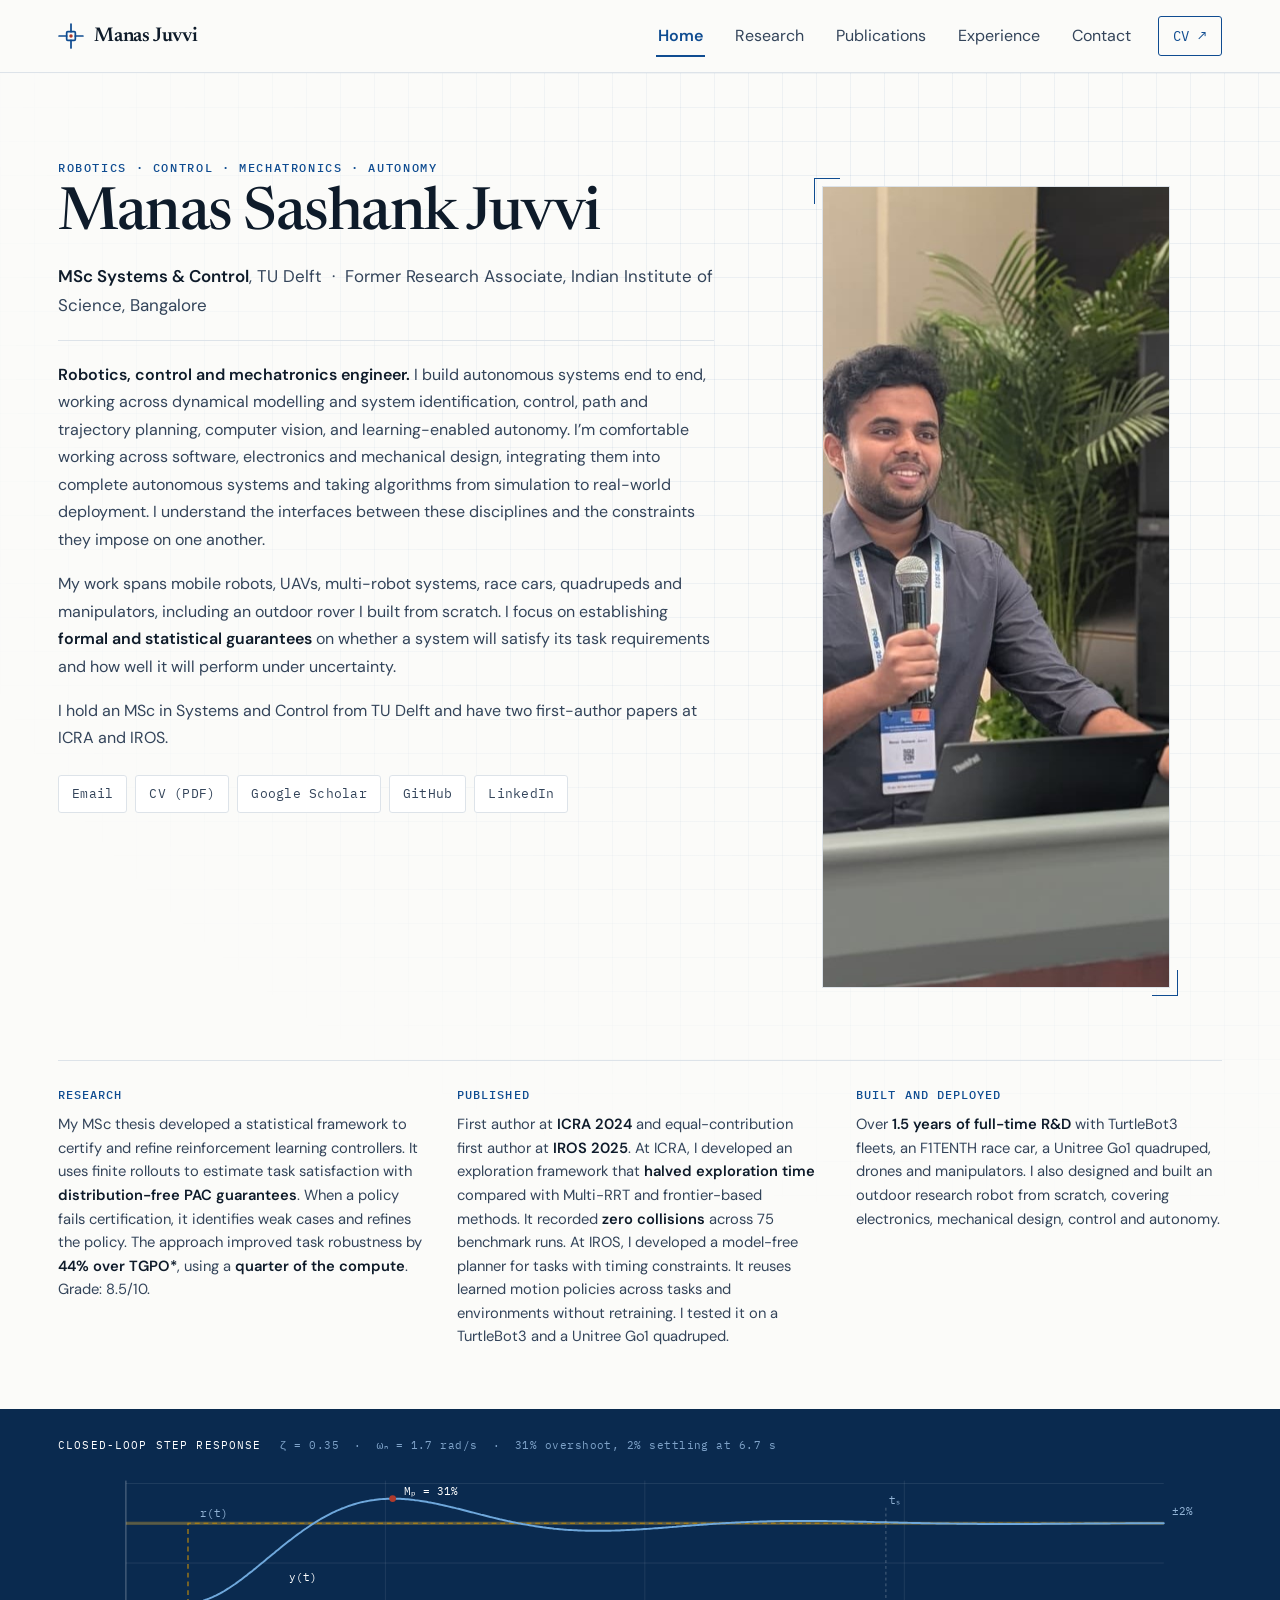
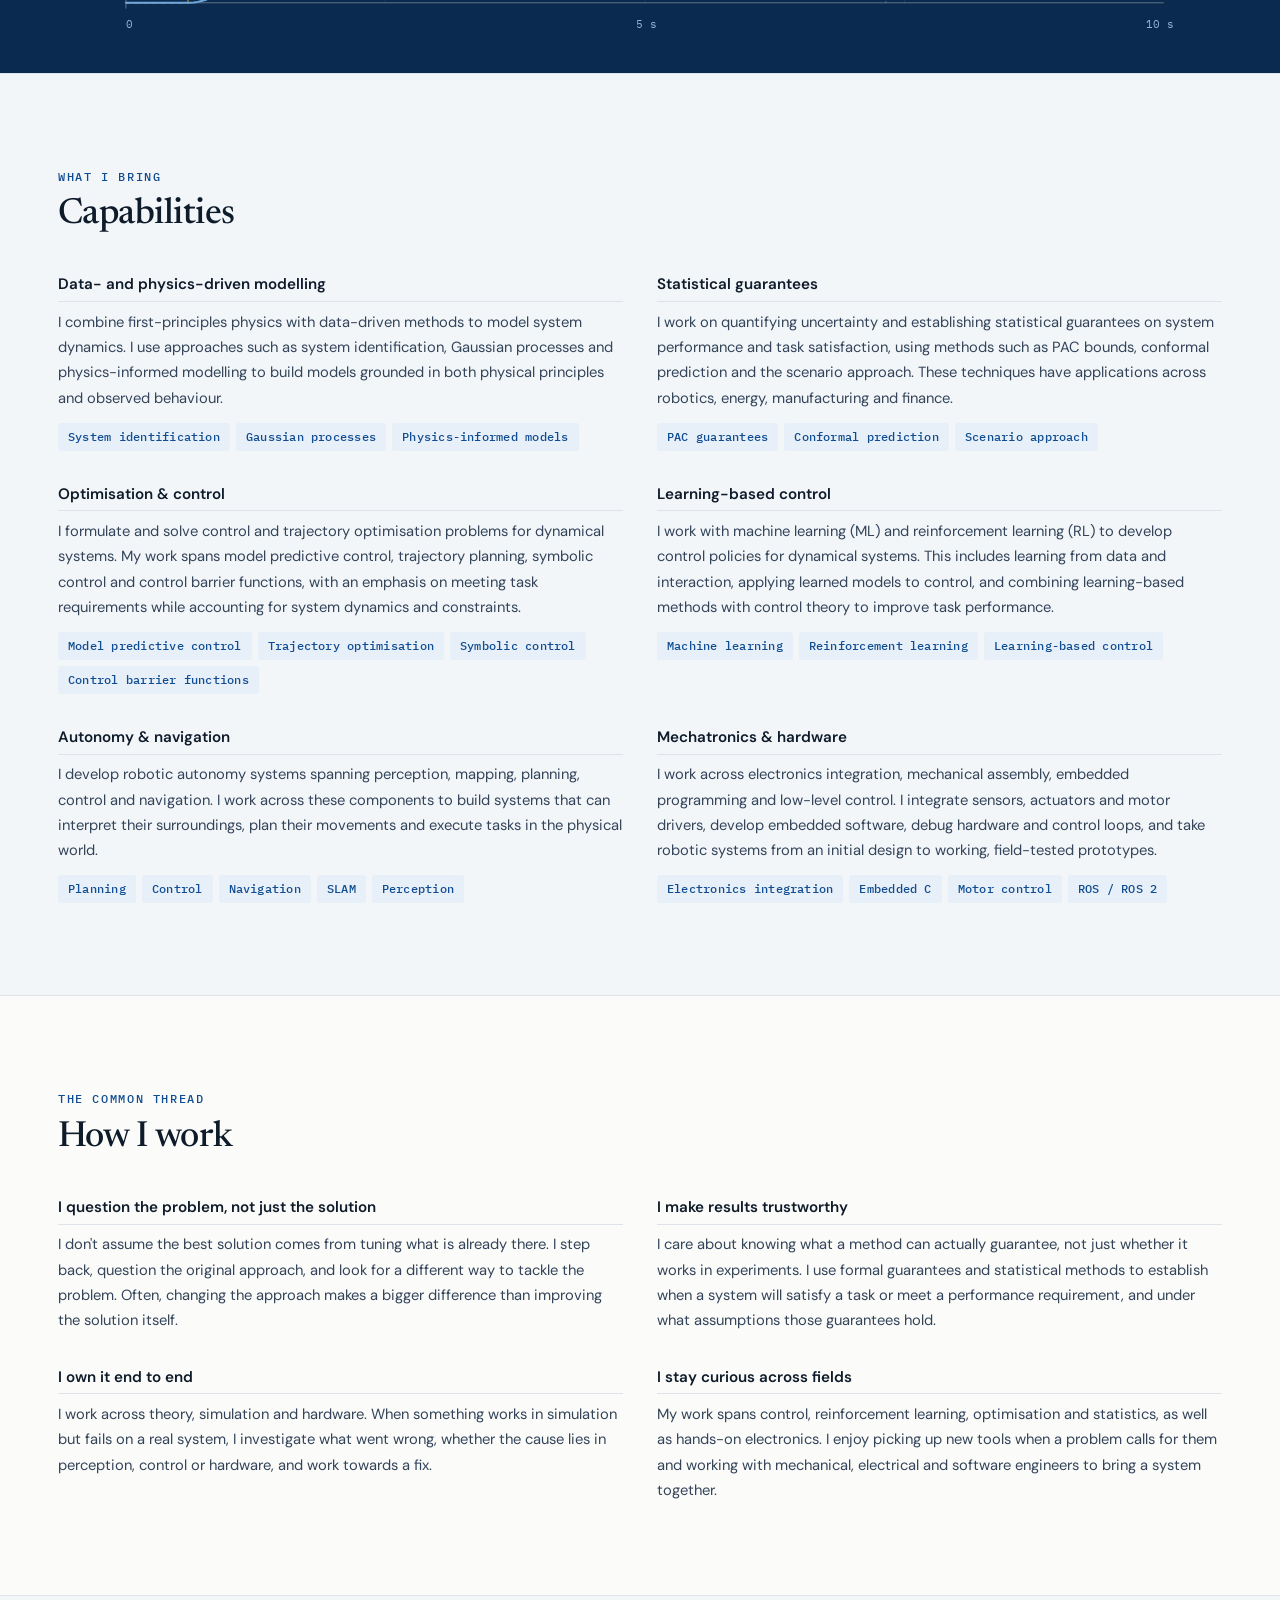
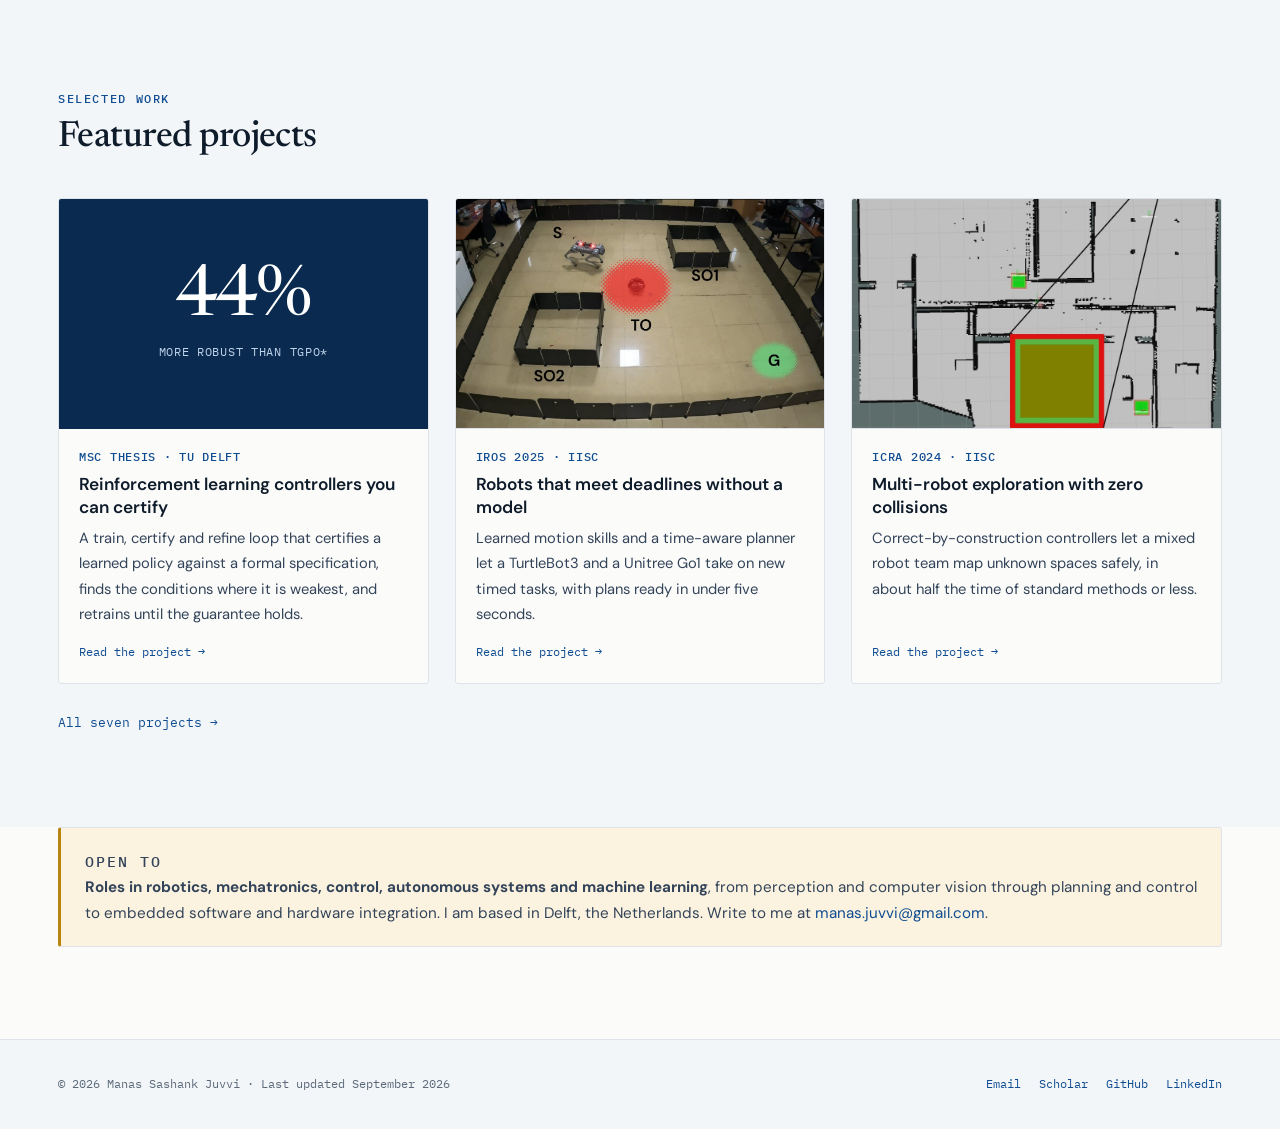
<file: index.html>
<!DOCTYPE html>
<html lang="en">
<head>
<meta charset="utf-8">
<meta name="viewport" content="width=device-width, initial-scale=1">
<title>Manas Sashank Juvvi | Robotics, Control &amp; Mechatronics Engineer</title>
<meta name="description" content="Engineer working across modelling, optimisation, control and machine learning. Models of dynamical systems from measurements and first principles, controllers, planners and reinforcement learning policies, and guarantees on how far they can be trusted. MSc Systems and Control, TU Delft.">
<meta name="author" content="Manas Sashank Juvvi">
<meta property="og:title" content="Manas Sashank Juvvi | Robotics, Control &amp; Mechatronics Engineer">
<meta property="og:description" content="Engineer working across modelling, optimisation, control and machine learning. Models of dynamical systems from measurements and first principles, controllers, planners and reinforcement learning policies, and guarantees on how far they can be trusted. MSc Systems and Control, TU Delft.">
<meta property="og:type" content="website">
<link rel="icon" href="data:image/svg+xml,%3Csvg xmlns='http://www.w3.org/2000/svg' viewBox='0 0 24 24'%3E%3Crect x='8' y='8' width='8' height='8' rx='1' fill='none' stroke='%230F4C91' stroke-width='2'/%3E%3Cpath d='M1 12h7M16 12h7M12 1v7M12 16v7' stroke='%230F4C91' stroke-width='2'/%3E%3C/svg%3E">
<link rel="preconnect" href="https://fonts.googleapis.com">
<link rel="preconnect" href="https://fonts.gstatic.com" crossorigin>
<link href="https://fonts.googleapis.com/css2?family=IBM+Plex+Mono:wght@400;500&amp;family=DM+Sans:ital,opsz,wght@0,9..40,100..1000;1,9..40,100..1000&amp;family=Newsreader:ital,opsz,wght@0,6..72,400;0,6..72,500;0,6..72,600;1,6..72,400&amp;display=swap" rel="stylesheet">
<link rel="stylesheet" href="assets/css/style.css">
<script>document.documentElement.className+=" js";</script>
</head>
<body>
<a class="skip" href="#main">Skip to content</a>

<header class="masthead">
  <div class="wrap masthead__inner">
    <a class="wordmark" href="index.html"><svg class="wordmark__glyph" viewBox="0 0 24 24" fill="none" aria-hidden="true"><rect x="8" y="8" width="8" height="8" rx="1" stroke="#0F4C91" stroke-width="1.6"/><path d="M1 12h7M16 12h7M12 1v7M12 16v7" stroke="#0F4C91" stroke-width="1.6" stroke-linecap="round"/><circle cx="12" cy="12" r="1.6" fill="#AE3A2C"/></svg><span>Manas Juvvi</span></a>
    <button class="nav-toggle" type="button" aria-expanded="false" aria-controls="site-nav">Menu</button>
    <nav class="nav" id="site-nav" aria-label="Main">
      <a class="nav__link" href="index.html" aria-current="page">Home</a>
      <a class="nav__link" href="research.html">Research</a>
      <a class="nav__link" href="publications.html">Publications</a>
      <a class="nav__link" href="experience.html">Experience</a>
      <a class="nav__link" href="contact.html">Contact</a>
      <a class="nav__cv" href="assets/cv/cv.pdf">CV &#8599;</a>
    </nav>
  </div>
</header>

<main id="main">

<section class="hero">
  <div class="wrap hero__grid">
    <div>
      <p class="eyebrow rise">Robotics &middot; Control &middot; Mechatronics &middot; Autonomy</p>
      <h1 class="hero__name rise">Manas Sashank Juvvi</h1>
      <p class="hero__role rise">
        <strong>MSc Systems &amp; Control</strong>, TU Delft &nbsp;&middot;&nbsp;
        Former Research Associate, Indian Institute of Science, Bangalore
      </p>
      <div class="rise">
        <p class="hero__bio">
          <strong>Robotics, control and mechatronics engineer.</strong> I build autonomous systems
          end to end, working across dynamical modelling and system identification, control, path
          and trajectory planning, computer vision, and learning-enabled autonomy. I&rsquo;m
          comfortable working across software, electronics and mechanical design, integrating them
          into complete autonomous systems and taking algorithms from simulation to real-world
          deployment. I understand the interfaces between these disciplines and the constraints
          they impose on one another.
        </p>
        <p class="hero__bio">
          My work spans mobile robots, UAVs, multi-robot systems, race cars, quadrupeds and
          manipulators, including an outdoor rover I built from scratch. I focus on establishing
          <strong>formal and statistical guarantees</strong> on whether a system will satisfy its
          task requirements and how well it will perform under uncertainty.
        </p>
        <p class="hero__bio">
          I hold an MSc in Systems and Control from TU Delft and have two first-author papers at
          ICRA and IROS.
        </p>
        <div class="linkrow">
          <a class="linkrow__item" href="mailto:manas.juvvi@gmail.com">Email</a>
          <a class="linkrow__item" href="assets/cv/cv.pdf">CV (PDF)</a>
          <a class="linkrow__item" href="https://scholar.google.com/citations?user=y56RUBUAAAAJ">Google Scholar</a>
          <a class="linkrow__item" href="https://github.com/ManasSashank">GitHub</a>
          <a class="linkrow__item" href="https://www.linkedin.com/in/manas-sashank-juvvi-8aa644218">LinkedIn</a>
        </div>
      </div>
    </div>
    <figure class="portrait rise">
      <!-- Portrait photo: assets/img/portrait.jpeg (square, about 800x800 px). -->
      <div class="portrait__frame"><img src="assets/img/portrait.jpeg" alt="Portrait of Manas Sashank Juvvi" width="800" height="800" decoding="async"></div>
    </figure>
  </div>
  <div class="wrap">
    <ul class="proof rise" aria-label="Highlights">
      <li class="proof__item">
        <span class="proof__key">Research</span>
        <p class="proof__text">My MSc thesis developed a statistical framework to certify and refine reinforcement learning controllers. It uses finite rollouts to estimate task satisfaction with <strong>distribution-free PAC guarantees</strong>. When a policy fails certification, it identifies weak cases and refines the policy. The approach improved task robustness by <strong>44% over TGPO*</strong>, using a <strong>quarter of the compute</strong>. Grade: 8.5/10.</p>
      </li>
      <li class="proof__item">
        <span class="proof__key">Published</span>
        <p class="proof__text">First author at <strong>ICRA 2024</strong> and equal-contribution first author at <strong>IROS 2025</strong>. At ICRA, I developed an exploration framework that <strong>halved exploration time</strong> compared with Multi-RRT and frontier-based methods. It recorded <strong>zero collisions</strong> across 75 benchmark runs. At IROS, I developed a model-free planner for tasks with timing constraints. It reuses learned motion policies across tasks and environments without retraining. I tested it on a TurtleBot3 and a Unitree Go1 quadruped.</p>
      </li>
      <li class="proof__item">
        <span class="proof__key">Built and deployed</span>
        <p class="proof__text">Over <strong>1.5 years of full-time R&amp;D</strong> with TurtleBot3 fleets, an F1TENTH race car, a Unitree Go1 quadruped, drones and manipulators. I also designed and built an outdoor research robot from scratch, covering electronics, mechanical design, control and autonomy.</p>
      </li>
    </ul>
  </div>
</section>

<section class="plotband" aria-label="Closed-loop step response">
  <div class="wrap">
    <div class="plotband__head">
      <span class="plotband__title">Closed-loop step response</span>
      <span class="plotband__meta">&zeta; = 0.35 &nbsp;&middot;&nbsp; &omega;&#8345; = 1.7 rad/s &nbsp;&middot;&nbsp; 31% overshoot, 2% settling at 6.7 s</span>
    </div>
    <svg class="plotband__svg" viewBox="0 0 1200 190" role="img"
         aria-label="A second-order step response. The output overshoots its reference by about thirty percent, oscillates, and settles inside the two percent band after roughly seven seconds.">
      <g class="plot-grid">
        <line x1="70" y1="99" x2="1140" y2="99"/><line x1="70" y1="58" x2="1140" y2="58"/>
        <line x1="70" y1="17" x2="1140" y2="17"/>
        <line x1="337.5" y1="14" x2="337.5" y2="140"/><line x1="605" y1="14" x2="605" y2="140"/>
        <line x1="872.5" y1="14" x2="872.5" y2="140"/>
      </g>
      <rect class="plot-band" x="70" y="56.4" width="1070" height="3.3"/>
      <line class="plot-axis" x1="70" y1="14" x2="70" y2="146"/>
      <line class="plot-axis" x1="70" y1="140" x2="1140" y2="140"/>
      <path class="plot-ref" d="M 70 140 L 134 140 L 134 58 L 1140 58"/>
      <path class="plot-curve" d="M 70.0 140.0 L 134.2 140.0 L 134.2 140.0 L 136.1 140.0 L 138.1 139.8 L 140.0 139.7 L 141.9 139.4 L 143.9 139.1 L 145.8 138.7 L 147.7 138.2 L 149.7 137.7 L 151.6 137.1 L 153.5 136.4 L 155.5 135.7 L 157.4 134.9 L 159.3 134.1 L 161.3 133.2 L 163.2 132.3 L 165.1 131.3 L 167.1 130.3 L 169.0 129.2 L 171.0 128.1 L 172.9 126.9 L 174.8 125.7 L 176.8 124.5 L 178.7 123.2 L 180.6 121.9 L 182.6 120.6 L 184.5 119.2 L 186.4 117.8 L 188.4 116.4 L 190.3 114.9 L 192.2 113.4 L 194.2 112.0 L 196.1 110.4 L 198.0 108.9 L 200.0 107.4 L 201.9 105.8 L 203.8 104.3 L 205.8 102.7 L 207.7 101.1 L 209.6 99.5 L 211.6 97.9 L 213.5 96.3 L 215.4 94.7 L 217.4 93.1 L 219.3 91.5 L 221.2 89.9 L 223.2 88.3 L 225.1 86.7 L 227.0 85.2 L 229.0 83.6 L 230.9 82.0 L 232.8 80.5 L 234.8 78.9 L 236.7 77.4 L 238.6 75.9 L 240.6 74.4 L 242.5 72.9 L 244.5 71.4 L 246.4 70.0 L 248.3 68.6 L 250.3 67.2 L 252.2 65.8 L 254.1 64.4 L 256.1 63.1 L 258.0 61.8 L 259.9 60.5 L 261.9 59.2 L 263.8 58.0 L 265.7 56.8 L 267.7 55.6 L 269.6 54.4 L 271.5 53.3 L 273.5 52.2 L 275.4 51.1 L 277.3 50.1 L 279.3 49.1 L 281.2 48.1 L 283.1 47.1 L 285.1 46.2 L 287.0 45.3 L 288.9 44.5 L 290.9 43.6 L 292.8 42.8 L 294.7 42.1 L 296.7 41.3 L 298.6 40.6 L 300.5 39.9 L 302.5 39.3 L 304.4 38.7 L 306.3 38.1 L 308.3 37.5 L 310.2 37.0 L 312.1 36.5 L 314.1 36.1 L 316.0 35.7 L 318.0 35.3 L 319.9 34.9 L 321.8 34.5 L 323.8 34.2 L 325.7 34.0 L 327.6 33.7 L 329.6 33.5 L 331.5 33.3 L 333.4 33.1 L 335.4 33.0 L 337.3 32.9 L 339.2 32.8 L 341.2 32.7 L 343.1 32.7 L 345.0 32.6 L 347.0 32.7 L 348.9 32.7 L 350.8 32.7 L 352.8 32.8 L 354.7 32.9 L 356.6 33.0 L 358.6 33.2 L 360.5 33.3 L 362.4 33.5 L 364.4 33.7 L 366.3 33.9 L 368.2 34.2 L 370.2 34.4 L 372.1 34.7 L 374.0 35.0 L 376.0 35.3 L 377.9 35.6 L 379.8 35.9 L 381.8 36.3 L 383.7 36.6 L 385.7 37.0 L 387.6 37.4 L 389.5 37.8 L 391.5 38.2 L 393.4 38.6 L 395.3 39.0 L 397.3 39.5 L 399.2 39.9 L 401.1 40.3 L 403.1 40.8 L 405.0 41.3 L 406.9 41.7 L 408.9 42.2 L 410.8 42.7 L 412.7 43.1 L 414.7 43.6 L 416.6 44.1 L 418.5 44.6 L 420.5 45.1 L 422.4 45.6 L 424.3 46.1 L 426.3 46.6 L 428.2 47.1 L 430.1 47.6 L 432.1 48.1 L 434.0 48.6 L 435.9 49.1 L 437.9 49.5 L 439.8 50.0 L 441.7 50.5 L 443.7 51.0 L 445.6 51.5 L 447.5 51.9 L 449.5 52.4 L 451.4 52.9 L 453.3 53.3 L 455.3 53.8 L 457.2 54.2 L 459.2 54.7 L 461.1 55.1 L 463.0 55.5 L 465.0 56.0 L 466.9 56.4 L 468.8 56.8 L 470.8 57.2 L 472.7 57.6 L 474.6 58.0 L 476.6 58.3 L 478.5 58.7 L 480.4 59.1 L 482.4 59.4 L 484.3 59.7 L 486.2 60.1 L 488.2 60.4 L 490.1 60.7 L 492.0 61.0 L 494.0 61.3 L 495.9 61.6 L 497.8 61.9 L 499.8 62.2 L 501.7 62.4 L 503.6 62.7 L 505.6 62.9 L 507.5 63.1 L 509.4 63.3 L 511.4 63.6 L 513.3 63.8 L 515.2 63.9 L 517.2 64.1 L 519.1 64.3 L 521.0 64.5 L 523.0 64.6 L 524.9 64.8 L 526.8 64.9 L 528.8 65.0 L 530.7 65.1 L 532.7 65.2 L 534.6 65.3 L 536.5 65.4 L 538.5 65.5 L 540.4 65.6 L 542.3 65.6 L 544.3 65.7 L 546.2 65.7 L 548.1 65.8 L 550.1 65.8 L 552.0 65.8 L 553.9 65.8 L 555.9 65.8 L 557.8 65.8 L 559.7 65.8 L 561.7 65.8 L 563.6 65.8 L 565.5 65.8 L 567.5 65.7 L 569.4 65.7 L 571.3 65.6 L 573.3 65.6 L 575.2 65.5 L 577.1 65.4 L 579.1 65.4 L 581.0 65.3 L 582.9 65.2 L 584.9 65.1 L 586.8 65.0 L 588.7 64.9 L 590.7 64.8 L 592.6 64.7 L 594.5 64.6 L 596.5 64.5 L 598.4 64.4 L 600.3 64.3 L 602.3 64.1 L 604.2 64.0 L 606.2 63.9 L 608.1 63.8 L 610.0 63.6 L 612.0 63.5 L 613.9 63.3 L 615.8 63.2 L 617.8 63.1 L 619.7 62.9 L 621.6 62.8 L 623.6 62.6 L 625.5 62.5 L 627.4 62.3 L 629.4 62.2 L 631.3 62.0 L 633.2 61.9 L 635.2 61.7 L 637.1 61.6 L 639.0 61.4 L 641.0 61.2 L 642.9 61.1 L 644.8 60.9 L 646.8 60.8 L 648.7 60.6 L 650.6 60.5 L 652.6 60.3 L 654.5 60.2 L 656.4 60.0 L 658.4 59.9 L 660.3 59.7 L 662.2 59.6 L 664.2 59.5 L 666.1 59.3 L 668.0 59.2 L 670.0 59.0 L 671.9 58.9 L 673.9 58.8 L 675.8 58.6 L 677.7 58.5 L 679.7 58.4 L 681.6 58.3 L 683.5 58.1 L 685.5 58.0 L 687.4 57.9 L 689.3 57.8 L 691.3 57.7 L 693.2 57.6 L 695.1 57.5 L 697.1 57.4 L 699.0 57.3 L 700.9 57.2 L 702.9 57.1 L 704.8 57.0 L 706.7 56.9 L 708.7 56.8 L 710.6 56.7 L 712.5 56.6 L 714.5 56.6 L 716.4 56.5 L 718.3 56.4 L 720.3 56.4 L 722.2 56.3 L 724.1 56.2 L 726.1 56.2 L 728.0 56.1 L 729.9 56.1 L 731.9 56.0 L 733.8 56.0 L 735.7 55.9 L 737.7 55.9 L 739.6 55.8 L 741.5 55.8 L 743.5 55.8 L 745.4 55.7 L 747.4 55.7 L 749.3 55.7 L 751.2 55.7 L 753.2 55.6 L 755.1 55.6 L 757.0 55.6 L 759.0 55.6 L 760.9 55.6 L 762.8 55.6 L 764.8 55.6 L 766.7 55.6 L 768.6 55.6 L 770.6 55.6 L 772.5 55.6 L 774.4 55.6 L 776.4 55.6 L 778.3 55.6 L 780.2 55.6 L 782.2 55.6 L 784.1 55.7 L 786.0 55.7 L 788.0 55.7 L 789.9 55.7 L 791.8 55.7 L 793.8 55.8 L 795.7 55.8 L 797.6 55.8 L 799.6 55.9 L 801.5 55.9 L 803.4 55.9 L 805.4 55.9 L 807.3 56.0 L 809.2 56.0 L 811.2 56.1 L 813.1 56.1 L 815.0 56.1 L 817.0 56.2 L 818.9 56.2 L 820.9 56.3 L 822.8 56.3 L 824.7 56.3 L 826.7 56.4 L 828.6 56.4 L 830.5 56.5 L 832.5 56.5 L 834.4 56.6 L 836.3 56.6 L 838.3 56.7 L 840.2 56.7 L 842.1 56.8 L 844.1 56.8 L 846.0 56.8 L 847.9 56.9 L 849.9 56.9 L 851.8 57.0 L 853.7 57.0 L 855.7 57.1 L 857.6 57.1 L 859.5 57.2 L 861.5 57.2 L 863.4 57.3 L 865.3 57.3 L 867.3 57.4 L 869.2 57.4 L 871.1 57.5 L 873.1 57.5 L 875.0 57.5 L 876.9 57.6 L 878.9 57.6 L 880.8 57.7 L 882.7 57.7 L 884.7 57.8 L 886.6 57.8 L 888.5 57.8 L 890.5 57.9 L 892.4 57.9 L 894.4 57.9 L 896.3 58.0 L 898.2 58.0 L 900.2 58.1 L 902.1 58.1 L 904.0 58.1 L 906.0 58.2 L 907.9 58.2 L 909.8 58.2 L 911.8 58.3 L 913.7 58.3 L 915.6 58.3 L 917.6 58.3 L 919.5 58.4 L 921.4 58.4 L 923.4 58.4 L 925.3 58.4 L 927.2 58.5 L 929.2 58.5 L 931.1 58.5 L 933.0 58.5 L 935.0 58.5 L 936.9 58.6 L 938.8 58.6 L 940.8 58.6 L 942.7 58.6 L 944.6 58.6 L 946.6 58.6 L 948.5 58.7 L 950.4 58.7 L 952.4 58.7 L 954.3 58.7 L 956.2 58.7 L 958.2 58.7 L 960.1 58.7 L 962.1 58.7 L 964.0 58.7 L 965.9 58.7 L 967.9 58.7 L 969.8 58.7 L 971.7 58.7 L 973.7 58.7 L 975.6 58.7 L 977.5 58.7 L 979.5 58.7 L 981.4 58.7 L 983.3 58.7 L 985.3 58.7 L 987.2 58.7 L 989.1 58.7 L 991.1 58.7 L 993.0 58.7 L 994.9 58.7 L 996.9 58.7 L 998.8 58.7 L 1000.7 58.7 L 1002.7 58.7 L 1004.6 58.7 L 1006.5 58.7 L 1008.5 58.7 L 1010.4 58.7 L 1012.3 58.7 L 1014.3 58.6 L 1016.2 58.6 L 1018.1 58.6 L 1020.1 58.6 L 1022.0 58.6 L 1023.9 58.6 L 1025.9 58.6 L 1027.8 58.6 L 1029.7 58.6 L 1031.7 58.5 L 1033.6 58.5 L 1035.6 58.5 L 1037.5 58.5 L 1039.4 58.5 L 1041.4 58.5 L 1043.3 58.5 L 1045.2 58.4 L 1047.2 58.4 L 1049.1 58.4 L 1051.0 58.4 L 1053.0 58.4 L 1054.9 58.4 L 1056.8 58.4 L 1058.8 58.3 L 1060.7 58.3 L 1062.6 58.3 L 1064.6 58.3 L 1066.5 58.3 L 1068.4 58.3 L 1070.4 58.3 L 1072.3 58.2 L 1074.2 58.2 L 1076.2 58.2 L 1078.1 58.2 L 1080.0 58.2 L 1082.0 58.2 L 1083.9 58.2 L 1085.8 58.1 L 1087.8 58.1 L 1089.7 58.1 L 1091.6 58.1 L 1093.6 58.1 L 1095.5 58.1 L 1097.4 58.1 L 1099.4 58.1 L 1101.3 58.0 L 1103.2 58.0 L 1105.2 58.0 L 1107.1 58.0 L 1109.1 58.0 L 1111.0 58.0 L 1112.9 58.0 L 1114.9 58.0 L 1116.8 58.0 L 1118.7 57.9 L 1120.7 57.9 L 1122.6 57.9 L 1124.5 57.9 L 1126.5 57.9 L 1128.4 57.9 L 1130.3 57.9 L 1132.3 57.9 L 1134.2 57.9 L 1136.1 57.9 L 1138.1 57.9 L 1140.0 57.9"/>
      <g class="plot-fade">
        <g class="plot-detail">
          <line class="plot-marker" x1="853.5" y1="42" x2="853.5" y2="140"/>
          <circle class="plot-dot" cx="345" cy="32.6" r="3.5"/>
          <text class="plot-label plot-label--hi" x="357" y="29">M&#8346; = 31%</text>
          <text class="plot-label" x="857" y="38">t&#8347;</text>
          <text class="plot-label" x="1148" y="50">&plusmn;2%</text>
          <text class="plot-label" x="70" y="166">0</text>
          <text class="plot-label" x="596" y="166">5 s</text>
          <text class="plot-label" x="1122" y="166">10 s</text>
        </g>
        <text class="plot-label" x="146" y="52">r(t)</text>
        <text class="plot-label plot-label--hi" x="238" y="118">y(t)</text>
      </g>
    </svg>
  </div>
</section>

<section class="section section--tint">
  <div class="wrap">
    <div class="section__head rise">
      <p class="eyebrow">What I bring</p>
      <h2 class="section__title">Capabilities</h2>
    </div>
    <div class="cols cols--two rise">
      <div class="col">
        <h3 class="col__title">Data- and physics-driven modelling</h3>
        <p class="col__body">I combine first-principles physics with data-driven methods to model system dynamics. I use approaches such as system identification, Gaussian processes and physics-informed modelling to build models grounded in both physical principles and observed behaviour.</p>
        <div class="taglist"><span class="tag">System identification</span><span class="tag">Gaussian processes</span><span class="tag">Physics-informed models</span></div>
      </div>
      <div class="col">
        <h3 class="col__title">Statistical guarantees</h3>
        <p class="col__body">I work on quantifying uncertainty and establishing statistical guarantees on system performance and task satisfaction, using methods such as PAC bounds, conformal prediction and the scenario approach. These techniques have applications across robotics, energy, manufacturing and finance.</p>
        <div class="taglist"><span class="tag">PAC guarantees</span><span class="tag">Conformal prediction</span><span class="tag">Scenario approach</span></div>
      </div>
      <div class="col">
        <h3 class="col__title">Optimisation &amp; control</h3>
        <p class="col__body">I formulate and solve control and trajectory optimisation problems for dynamical systems. My work spans model predictive control, trajectory planning, symbolic control and control barrier functions, with an emphasis on meeting task requirements while accounting for system dynamics and constraints.</p>
        <div class="taglist"><span class="tag">Model predictive control</span><span class="tag">Trajectory optimisation</span><span class="tag">Symbolic control</span><span class="tag">Control barrier functions</span></div>
      </div>
      <div class="col">
        <h3 class="col__title">Learning-based control</h3>
        <p class="col__body">I work with machine learning (ML) and reinforcement learning (RL) to develop control policies for dynamical systems. This includes learning from data and interaction, applying learned models to control, and combining learning-based methods with control theory to improve task performance.</p>
        <div class="taglist"><span class="tag">Machine learning</span><span class="tag">Reinforcement learning</span><span class="tag">Learning-based control</span></div>
      </div>
      <div class="col">
        <h3 class="col__title">Autonomy &amp; navigation</h3>
        <p class="col__body">I develop robotic autonomy systems spanning perception, mapping, planning, control and navigation. I work across these components to build systems that can interpret their surroundings, plan their movements and execute tasks in the physical world.</p>
        <div class="taglist"><span class="tag">Planning</span><span class="tag">Control</span><span class="tag">Navigation</span><span class="tag">SLAM</span><span class="tag">Perception</span></div>
      </div>
      <div class="col">
        <h3 class="col__title">Mechatronics &amp; hardware</h3>
        <p class="col__body">I work across electronics integration, mechanical assembly, embedded programming and low-level control. I integrate sensors, actuators and motor drivers, develop embedded software, debug hardware and control loops, and take robotic systems from an initial design to working, field-tested prototypes.</p>
        <div class="taglist"><span class="tag">Electronics integration</span><span class="tag">Embedded C</span><span class="tag">Motor control</span><span class="tag">ROS / ROS&nbsp;2</span></div>
      </div>
    </div>
  </div>
</section>

<section class="section">
  <div class="wrap">
    <div class="section__head rise">
      <p class="eyebrow">The common thread</p>
      <h2 class="section__title">How I work</h2>
    </div>
    <div class="cols cols--two rise">
      <div class="col">
        <h3 class="col__title">I question the problem, not just the solution</h3>
        <p class="col__body">I don't assume the best solution comes from tuning what is already there. I step back, question the original approach, and look for a different way to tackle the problem. Often, changing the approach makes a bigger difference than improving the solution itself.</p>
      </div>
      <div class="col">
        <h3 class="col__title">I make results trustworthy</h3>
        <p class="col__body">I care about knowing what a method can actually guarantee, not just whether it works in experiments. I use formal guarantees and statistical methods to establish when a system will satisfy a task or meet a performance requirement, and under what assumptions those guarantees hold.</p>
      </div>
      <div class="col">
        <h3 class="col__title">I own it end to end</h3>
        <p class="col__body">I work across theory, simulation and hardware. When something works in simulation but fails on a real system, I investigate what went wrong, whether the cause lies in perception, control or hardware, and work towards a fix.</p>
      </div>
      <div class="col">
        <h3 class="col__title">I stay curious across fields</h3>
        <p class="col__body">My work spans control, reinforcement learning, optimisation and statistics, as well as hands-on electronics. I enjoy picking up new tools when a problem calls for them and working with mechanical, electrical and software engineers to bring a system together.</p>
      </div>
    </div>
  </div>
</section>

<section class="section section--tint">
  <div class="wrap">
    <div class="section__head rise">
      <p class="eyebrow">Selected work</p>
      <h2 class="section__title">Featured projects</h2>
    </div>
    <div class="features">
      <a class="feature rise" href="research.html#thesis">
        <div class="feature__media feature__media--stat"><span class="feature__num">44%</span><span class="feature__numlabel">more robust than TGPO*</span></div>
        <div class="feature__body">
          <p class="feature__tag">MSc thesis &middot; TU Delft</p>
          <h3 class="feature__title">Reinforcement learning controllers you can certify</h3>
          <p class="feature__hook">A train, certify and refine loop that certifies a learned policy against a formal specification, finds the conditions where it is weakest, and retrains until the guarantee holds.</p>
          <span class="feature__more">Read the project &rarr;</span>
        </div>
      </a>
      <a class="feature rise" href="research.html#stl-planning">
        <div class="feature__media"><img src="assets/img/projects/stl-quadruped-arena.jpg" alt="Unitree Go1 quadruped in a test arena with static obstacles, a timed obstacle and a goal region" loading="lazy" decoding="async"></div>
        <div class="feature__body">
          <p class="feature__tag">IROS 2025 &middot; IISc</p>
          <h3 class="feature__title">Robots that meet deadlines without a model</h3>
          <p class="feature__hook">Learned motion skills and a time-aware planner let a TurtleBot3 and a Unitree Go1 take on new timed tasks, with plans ready in under five seconds.</p>
          <span class="feature__more">Read the project &rarr;</span>
        </div>
      </a>
      <a class="feature rise" href="research.html#multi-robot">
        <div class="feature__media"><img src="assets/img/projects/mre-safe-targets.jpg" alt="Occupancy map during exploration showing a target window inside a safety window near the frontier" loading="lazy" decoding="async"></div>
        <div class="feature__body">
          <p class="feature__tag">ICRA 2024 &middot; IISc</p>
          <h3 class="feature__title">Multi-robot exploration with zero collisions</h3>
          <p class="feature__hook">Correct-by-construction controllers let a mixed robot team map unknown spaces safely, in about half the time of standard methods or less.</p>
          <span class="feature__more">Read the project &rarr;</span>
        </div>
      </a>
    </div>
    <div class="section__more"><a href="research.html">All seven projects &rarr;</a></div>
  </div>
</section>

<section class="section section--tight">
  <div class="wrap">
    <div class="callout rise">
      <p class="callout__label">Open to</p>
      <p>
        <strong>Roles in robotics, mechatronics, control, autonomous systems and machine
        learning</strong>, from perception and computer vision through planning and control to
        embedded software and hardware integration. I am based in Delft, the Netherlands. Write to
        me at <a href="mailto:manas.juvvi@gmail.com">manas.juvvi@gmail.com</a>.
      </p>
    </div>
  </div>
</section>

</main>

<footer class="footer">
  <div class="wrap footer__inner">
    <p class="footer__note">&copy; 2026 Manas Sashank Juvvi &middot; Last updated September 2026</p>
    <div class="footer__links">
      <a href="mailto:manas.juvvi@gmail.com">Email</a>
      <a href="https://scholar.google.com/citations?user=y56RUBUAAAAJ">Scholar</a>
      <a href="https://github.com/ManasSashank">GitHub</a>
      <a href="https://www.linkedin.com/in/manas-sashank-juvvi-8aa644218">LinkedIn</a>
    </div>
  </div>
</footer>

<script src="assets/js/main.js" defer></script>
</body>
</html>
</file>
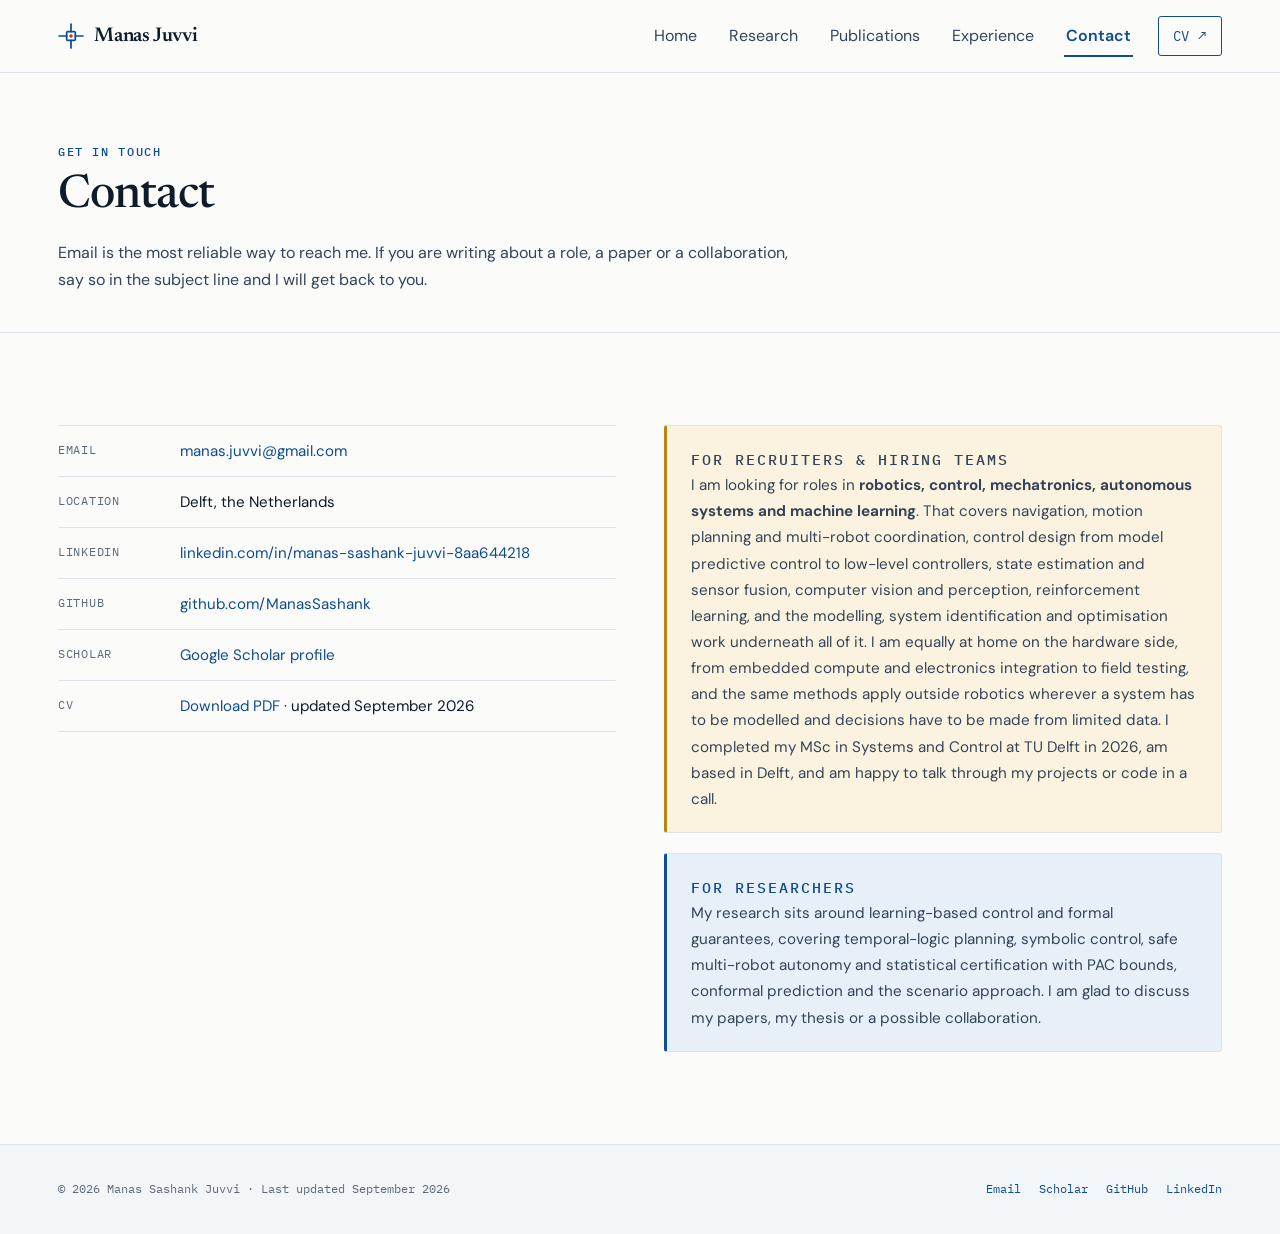
<file: contact.html>
<!DOCTYPE html>
<html lang="en">
<head>
<meta charset="utf-8">
<meta name="viewport" content="width=device-width, initial-scale=1">
<title>Contact | Manas Sashank Juvvi</title>
<meta name="description" content="How to get in touch with Manas Sashank Juvvi, robotics, control and mechatronics engineer based in Delft.">
<meta name="author" content="Manas Sashank Juvvi">
<meta property="og:title" content="Contact | Manas Sashank Juvvi">
<meta property="og:description" content="How to get in touch with Manas Sashank Juvvi, robotics, control and mechatronics engineer based in Delft.">
<meta property="og:type" content="website">
<link rel="icon" href="data:image/svg+xml,%3Csvg xmlns='http://www.w3.org/2000/svg' viewBox='0 0 24 24'%3E%3Crect x='8' y='8' width='8' height='8' rx='1' fill='none' stroke='%230F4C91' stroke-width='2'/%3E%3Cpath d='M1 12h7M16 12h7M12 1v7M12 16v7' stroke='%230F4C91' stroke-width='2'/%3E%3C/svg%3E">
<link rel="preconnect" href="https://fonts.googleapis.com">
<link rel="preconnect" href="https://fonts.gstatic.com" crossorigin>
<link href="https://fonts.googleapis.com/css2?family=IBM+Plex+Mono:wght@400;500&amp;family=DM+Sans:ital,opsz,wght@0,9..40,100..1000;1,9..40,100..1000&amp;family=Newsreader:ital,opsz,wght@0,6..72,400;0,6..72,500;0,6..72,600;1,6..72,400&amp;display=swap" rel="stylesheet">
<link rel="stylesheet" href="assets/css/style.css">
<script>document.documentElement.className+=" js";</script>
</head>
<body>
<a class="skip" href="#main">Skip to content</a>

<header class="masthead">
  <div class="wrap masthead__inner">
    <a class="wordmark" href="index.html"><svg class="wordmark__glyph" viewBox="0 0 24 24" fill="none" aria-hidden="true"><rect x="8" y="8" width="8" height="8" rx="1" stroke="#0F4C91" stroke-width="1.6"/><path d="M1 12h7M16 12h7M12 1v7M12 16v7" stroke="#0F4C91" stroke-width="1.6" stroke-linecap="round"/><circle cx="12" cy="12" r="1.6" fill="#AE3A2C"/></svg><span>Manas Juvvi</span></a>
    <button class="nav-toggle" type="button" aria-expanded="false" aria-controls="site-nav">Menu</button>
    <nav class="nav" id="site-nav" aria-label="Main">
      <a class="nav__link" href="index.html">Home</a>
      <a class="nav__link" href="research.html">Research</a>
      <a class="nav__link" href="publications.html">Publications</a>
      <a class="nav__link" href="experience.html">Experience</a>
      <a class="nav__link" href="contact.html" aria-current="page">Contact</a>
      <a class="nav__cv" href="assets/cv/cv.pdf">CV &#8599;</a>
    </nav>
  </div>
</header>

<main id="main">

<section class="page-head">
  <div class="wrap">
    <p class="eyebrow rise">Get in touch</p>
    <h1 class="page-head__title rise">Contact</h1>
    <p class="page-head__lede rise">
      Email is the most reliable way to reach me. If you are writing about a role, a paper or a collaboration, say so in the subject line and I will get back to you.
    </p>
  </div>
</section>

<section class="section">
  <div class="wrap contact-grid">
    <div class="rise">
      <div class="deflist">
        <div class="deflist__row">
          <span class="deflist__key">Email</span>
          <p class="deflist__val"><a href="mailto:manas.juvvi@gmail.com">manas.juvvi@gmail.com</a></p>
        </div>
        <div class="deflist__row">
          <span class="deflist__key">Location</span>
          <p class="deflist__val">Delft, the Netherlands</p>
        </div>
        <div class="deflist__row">
          <span class="deflist__key">LinkedIn</span>
          <p class="deflist__val"><a href="https://www.linkedin.com/in/manas-sashank-juvvi-8aa644218">linkedin.com/in/manas-sashank-juvvi-8aa644218</a></p>
        </div>
        <div class="deflist__row">
          <span class="deflist__key">GitHub</span>
          <p class="deflist__val"><a href="https://github.com/ManasSashank">github.com/ManasSashank</a></p>
        </div>
        <div class="deflist__row">
          <span class="deflist__key">Scholar</span>
          <p class="deflist__val"><a href="https://scholar.google.com/citations?user=y56RUBUAAAAJ">Google Scholar profile</a></p>
        </div>
        <div class="deflist__row">
          <span class="deflist__key">CV</span>
          <p class="deflist__val"><a href="assets/cv/cv.pdf">Download PDF</a> &middot; updated September 2026</p>
        </div>
      </div>
    </div>

    <div class="rise">
      <div class="callout">
        <p class="callout__label">For recruiters &amp; hiring teams</p>
        <p>
          I am looking for roles in <strong>robotics, control, mechatronics, autonomous systems
          and machine learning</strong>. That covers navigation, motion planning and multi-robot
          coordination, control design from model predictive control to low-level controllers,
          state estimation and sensor fusion, computer vision and perception, reinforcement
          learning, and the modelling, system identification and optimisation work underneath all
          of it. I am equally at home on the hardware side, from embedded compute and electronics
          integration to field testing, and the same methods apply outside robotics wherever a
          system has to be modelled and decisions have to be made from limited data.
          I completed my MSc in Systems and Control at TU Delft in 2026, am based in Delft, and am
          happy to talk through my projects or code in a call.
        </p>
      </div>
      <div class="callout callout--blue">
        <p class="callout__label">For researchers</p>
        <p>
          My research sits around learning-based control and formal guarantees, covering
          temporal-logic planning, symbolic control, safe multi-robot autonomy and statistical
          certification with PAC bounds, conformal prediction and the scenario approach. I am glad
          to discuss my papers, my thesis or a possible collaboration.
        </p>
      </div>
    </div>
  </div>
</section>

</main>

<footer class="footer">
  <div class="wrap footer__inner">
    <p class="footer__note">&copy; 2026 Manas Sashank Juvvi &middot; Last updated September 2026</p>
    <div class="footer__links">
      <a href="mailto:manas.juvvi@gmail.com">Email</a>
      <a href="https://scholar.google.com/citations?user=y56RUBUAAAAJ">Scholar</a>
      <a href="https://github.com/ManasSashank">GitHub</a>
      <a href="https://www.linkedin.com/in/manas-sashank-juvvi-8aa644218">LinkedIn</a>
    </div>
  </div>
</footer>

<script src="assets/js/main.js" defer></script>
</body>
</html>
</file>
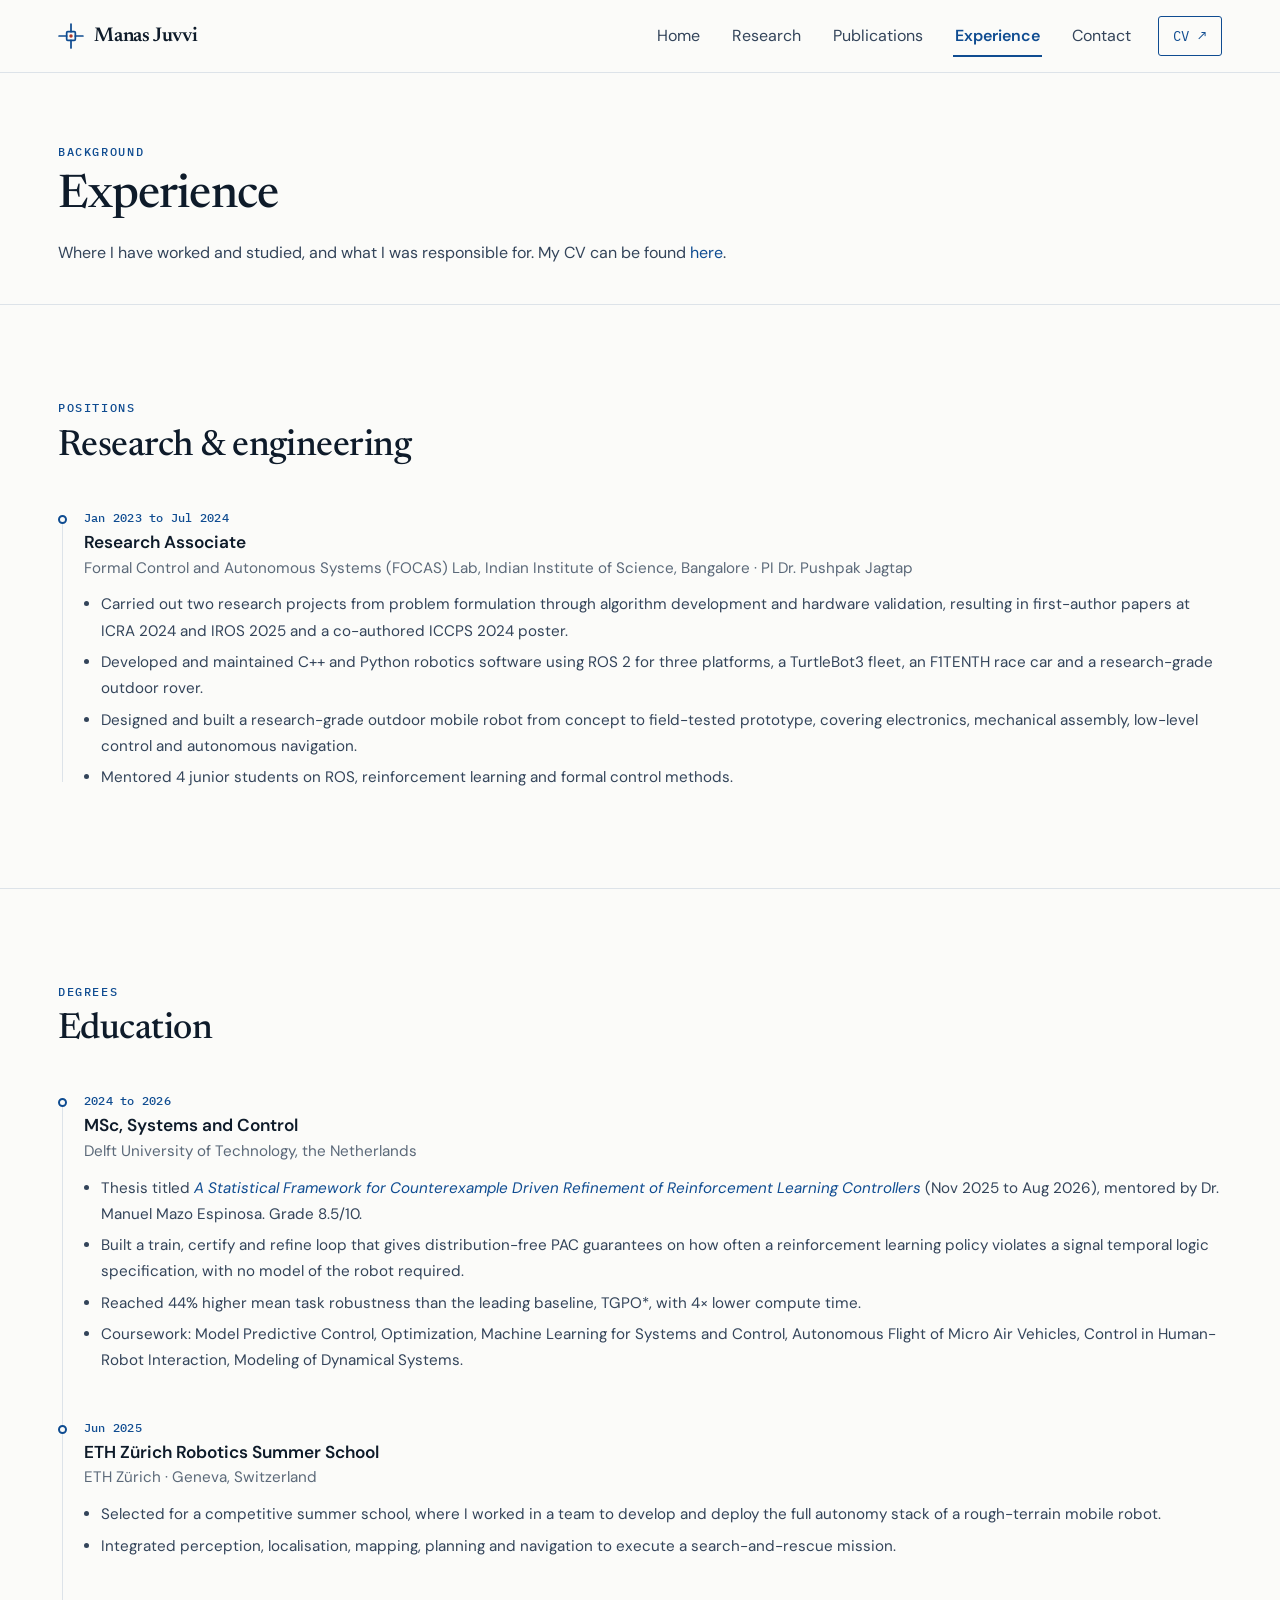
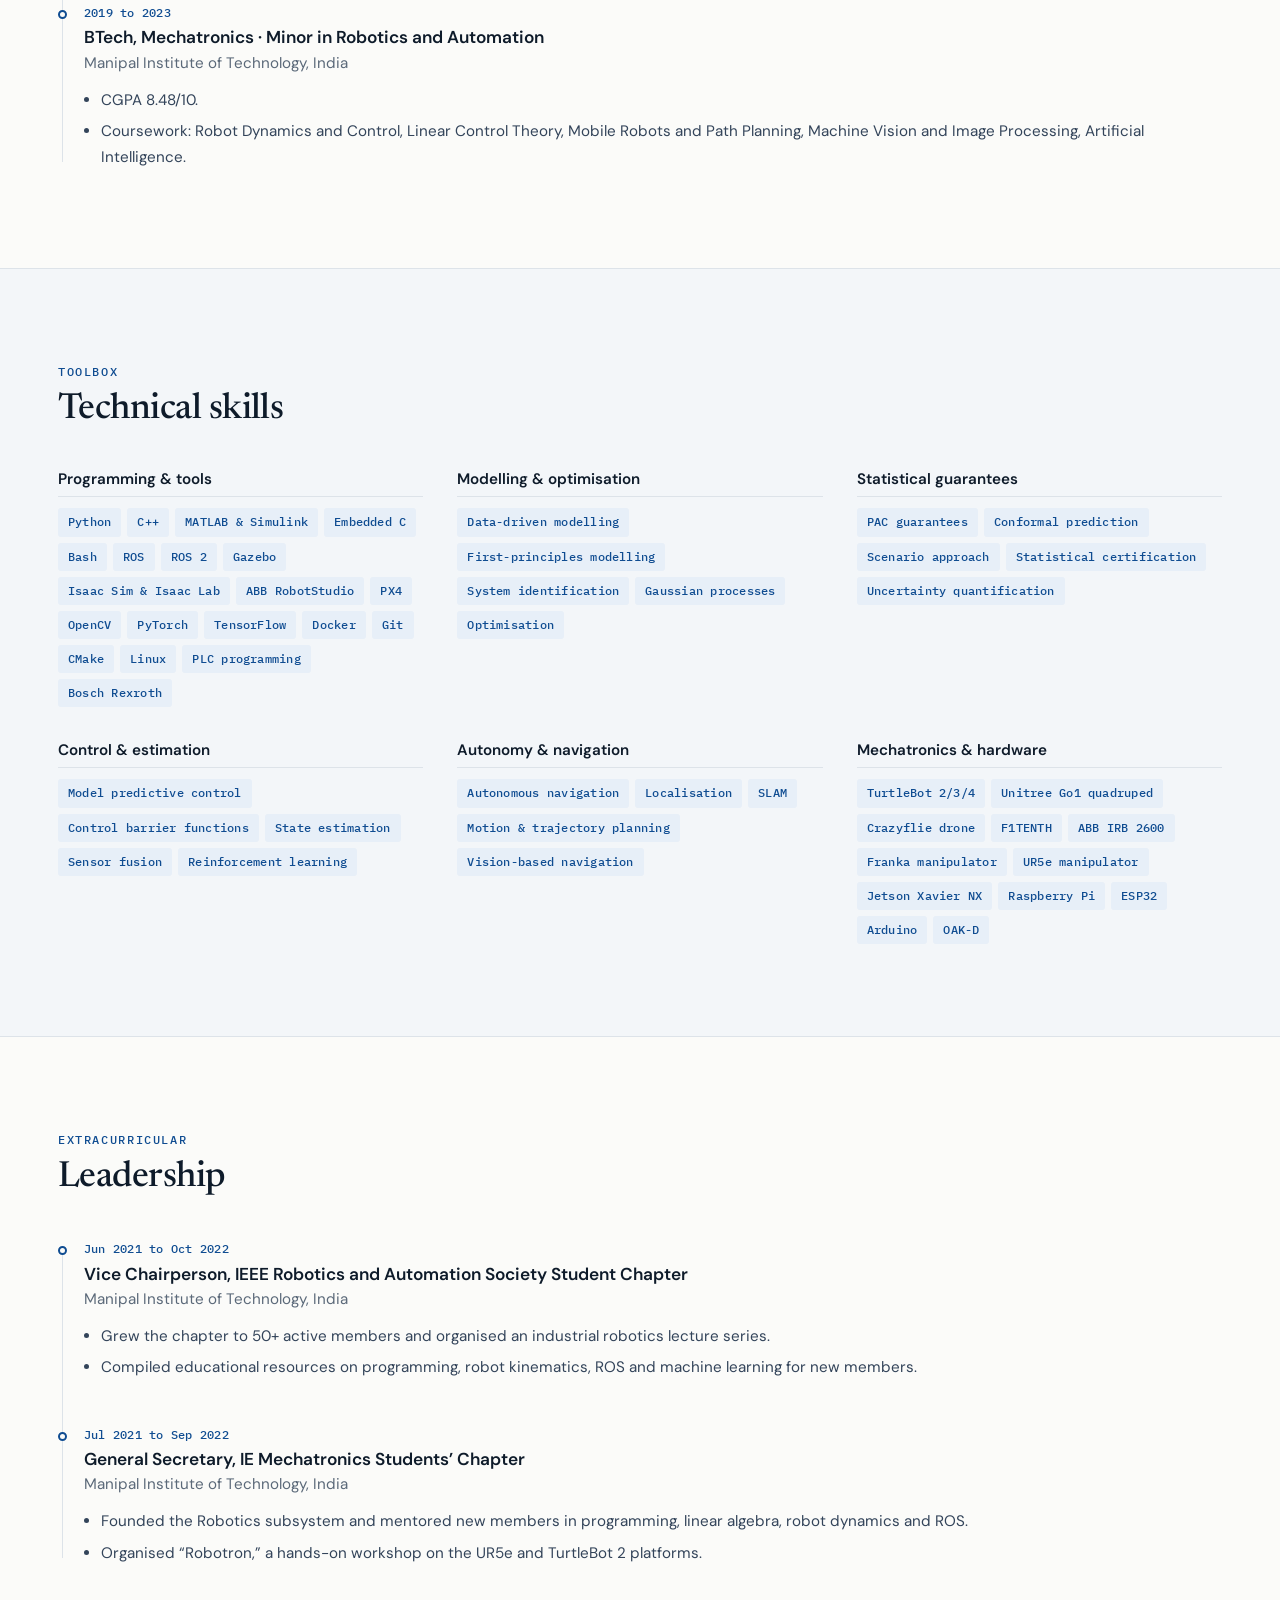
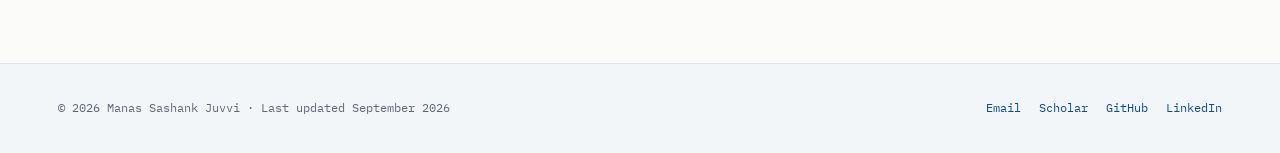
<file: experience.html>
<!DOCTYPE html>
<html lang="en">
<head>
<meta charset="utf-8">
<meta name="viewport" content="width=device-width, initial-scale=1">
<title>Experience | Manas Sashank Juvvi</title>
<meta name="description" content="Research Associate at IISc Bangalore, MSc Systems and Control at TU Delft, BTech Mechatronics at Manipal Institute of Technology, and skills in modelling, optimisation, control, autonomy and mechatronics.">
<meta name="author" content="Manas Sashank Juvvi">
<meta property="og:title" content="Experience | Manas Sashank Juvvi">
<meta property="og:description" content="Research Associate at IISc Bangalore, MSc Systems and Control at TU Delft, BTech Mechatronics at Manipal Institute of Technology, and skills in modelling, optimisation, control, autonomy and mechatronics.">
<meta property="og:type" content="website">
<link rel="icon" href="data:image/svg+xml,%3Csvg xmlns='http://www.w3.org/2000/svg' viewBox='0 0 24 24'%3E%3Crect x='8' y='8' width='8' height='8' rx='1' fill='none' stroke='%230F4C91' stroke-width='2'/%3E%3Cpath d='M1 12h7M16 12h7M12 1v7M12 16v7' stroke='%230F4C91' stroke-width='2'/%3E%3C/svg%3E">
<link rel="preconnect" href="https://fonts.googleapis.com">
<link rel="preconnect" href="https://fonts.gstatic.com" crossorigin>
<link href="https://fonts.googleapis.com/css2?family=IBM+Plex+Mono:wght@400;500&amp;family=DM+Sans:ital,opsz,wght@0,9..40,100..1000;1,9..40,100..1000&amp;family=Newsreader:ital,opsz,wght@0,6..72,400;0,6..72,500;0,6..72,600;1,6..72,400&amp;display=swap" rel="stylesheet">
<link rel="stylesheet" href="assets/css/style.css">
<script>document.documentElement.className+=" js";</script>
</head>
<body>
<a class="skip" href="#main">Skip to content</a>

<header class="masthead">
  <div class="wrap masthead__inner">
    <a class="wordmark" href="index.html"><svg class="wordmark__glyph" viewBox="0 0 24 24" fill="none" aria-hidden="true"><rect x="8" y="8" width="8" height="8" rx="1" stroke="#0F4C91" stroke-width="1.6"/><path d="M1 12h7M16 12h7M12 1v7M12 16v7" stroke="#0F4C91" stroke-width="1.6" stroke-linecap="round"/><circle cx="12" cy="12" r="1.6" fill="#AE3A2C"/></svg><span>Manas Juvvi</span></a>
    <button class="nav-toggle" type="button" aria-expanded="false" aria-controls="site-nav">Menu</button>
    <nav class="nav" id="site-nav" aria-label="Main">
      <a class="nav__link" href="index.html">Home</a>
      <a class="nav__link" href="research.html">Research</a>
      <a class="nav__link" href="publications.html">Publications</a>
      <a class="nav__link" href="experience.html" aria-current="page">Experience</a>
      <a class="nav__link" href="contact.html">Contact</a>
      <a class="nav__cv" href="assets/cv/cv.pdf">CV &#8599;</a>
    </nav>
  </div>
</header>

<main id="main">

<section class="page-head">
  <div class="wrap">
    <p class="eyebrow rise">Background</p>
    <h1 class="page-head__title rise">Experience</h1>
    <p class="page-head__lede rise">
      Where I have worked and studied, and what I was responsible for. My CV can be found <a href="assets/cv/cv.pdf">here</a>.
    </p>
  </div>
</section>

<section class="section">
  <div class="wrap">
    <div class="section__head rise">
      <p class="eyebrow">Positions</p>
      <h2 class="section__title">Research &amp; engineering</h2>
    </div>
    <ul class="timeline">
      <li class="tl rise">
        <p class="tl__date">Jan 2023 to Jul 2024</p>
        <h3 class="tl__role">Research Associate</h3>
        <p class="tl__org">Formal Control and Autonomous Systems (FOCAS) Lab, Indian Institute of Science, Bangalore &middot; PI Dr. Pushpak Jagtap</p>
        <ul class="tl__list">
          <li>Carried out two research projects from problem formulation through algorithm development and hardware validation, resulting in first-author papers at ICRA 2024 and IROS 2025 and a co-authored ICCPS 2024 poster.</li>
          <li>Developed and maintained C++ and Python robotics software using ROS&nbsp;2 for three platforms, a TurtleBot3 fleet, an F1TENTH race car and a research-grade outdoor rover.</li>
          <li>Designed and built a research-grade outdoor mobile robot from concept to field-tested prototype, covering electronics, mechanical assembly, low-level control and autonomous navigation.</li>
          <li>Mentored 4 junior students on ROS, reinforcement learning and formal control methods.</li>
        </ul>
      </li>
    </ul>
  </div>
</section>

<section class="section">
  <div class="wrap">
    <div class="section__head rise">
      <p class="eyebrow">Degrees</p>
      <h2 class="section__title">Education</h2>
    </div>
    <ul class="timeline">
      <li class="tl rise">
        <p class="tl__date">2024 to 2026</p>
        <h3 class="tl__role">MSc, Systems and Control</h3>
        <p class="tl__org">Delft University of Technology, the Netherlands</p>
        <ul class="tl__list">
          <li>Thesis titled <a href="https://repository.tudelft.nl/record/uuid:e67b072a-05b1-430f-a1fb-e25cd8df5b10"><em>A Statistical Framework for Counterexample Driven Refinement of Reinforcement Learning Controllers</em></a> (Nov 2025 to Aug 2026), mentored by Dr. Manuel Mazo Espinosa. Grade 8.5/10.</li>
          <li>Built a train, certify and refine loop that gives distribution-free PAC guarantees on how often a reinforcement learning policy violates a signal temporal logic specification, with no model of the robot required.</li>
          <li>Reached 44% higher mean task robustness than the leading baseline, TGPO*, with 4&times; lower compute time.</li>
          <li>Coursework: Model Predictive Control, Optimization, Machine Learning for Systems and Control, Autonomous Flight of Micro Air Vehicles, Control in Human-Robot Interaction, Modeling of Dynamical Systems.</li>
        </ul>
      </li>
      <li class="tl rise">
        <p class="tl__date">Jun 2025</p>
        <h3 class="tl__role">ETH Z&uuml;rich Robotics Summer School</h3>
        <p class="tl__org">ETH Z&uuml;rich &middot; Geneva, Switzerland</p>
        <ul class="tl__list">
          <li>Selected for a competitive summer school, where I worked in a team to develop and deploy the full autonomy stack of a rough-terrain mobile robot.</li>
          <li>Integrated perception, localisation, mapping, planning and navigation to execute a search-and-rescue mission.</li>
        </ul>
      </li>
      <li class="tl rise">
        <p class="tl__date">2019 to 2023</p>
        <h3 class="tl__role">BTech, Mechatronics &middot; Minor in Robotics and Automation</h3>
        <p class="tl__org">Manipal Institute of Technology, India</p>
        <ul class="tl__list">
          <li>CGPA 8.48/10.</li>
          <li>Coursework: Robot Dynamics and Control, Linear Control Theory, Mobile Robots and Path Planning, Machine Vision and Image Processing, Artificial Intelligence.</li>
        </ul>
      </li>
    </ul>
  </div>
</section>

<section class="section section--tint">
  <div class="wrap">
    <div class="section__head rise">
      <p class="eyebrow">Toolbox</p>
      <h2 class="section__title">Technical skills</h2>
    </div>
    <div class="cols rise">
      <div class="col">
        <h3 class="col__title">Programming &amp; tools</h3>
        <div class="taglist"><span class="tag">Python</span><span class="tag">C++</span><span class="tag">MATLAB &amp; Simulink</span><span class="tag">Embedded C</span><span class="tag">Bash</span><span class="tag">ROS</span><span class="tag">ROS&nbsp;2</span><span class="tag">Gazebo</span><span class="tag">Isaac Sim &amp; Isaac Lab</span><span class="tag">ABB RobotStudio</span><span class="tag">PX4</span><span class="tag">OpenCV</span><span class="tag">PyTorch</span><span class="tag">TensorFlow</span><span class="tag">Docker</span><span class="tag">Git</span><span class="tag">CMake</span><span class="tag">Linux</span><span class="tag">PLC programming</span><span class="tag">Bosch Rexroth</span></div>
      </div>
      <div class="col">
        <h3 class="col__title">Modelling &amp; optimisation</h3>
        <div class="taglist"><span class="tag">Data-driven modelling</span><span class="tag">First-principles modelling</span><span class="tag">System identification</span><span class="tag">Gaussian processes</span><span class="tag">Optimisation</span></div>
      </div>
      <div class="col">
        <h3 class="col__title">Statistical guarantees</h3>
        <div class="taglist"><span class="tag">PAC guarantees</span><span class="tag">Conformal prediction</span><span class="tag">Scenario approach</span><span class="tag">Statistical certification</span><span class="tag">Uncertainty quantification</span></div>
      </div>
      <div class="col">
        <h3 class="col__title">Control &amp; estimation</h3>
        <div class="taglist"><span class="tag">Model predictive control</span><span class="tag">Control barrier functions</span><span class="tag">State estimation</span><span class="tag">Sensor fusion</span><span class="tag">Reinforcement learning</span></div>
      </div>
      <div class="col">
        <h3 class="col__title">Autonomy &amp; navigation</h3>
        <div class="taglist"><span class="tag">Autonomous navigation</span><span class="tag">Localisation</span><span class="tag">SLAM</span><span class="tag">Motion &amp; trajectory planning</span><span class="tag">Vision-based navigation</span></div>
      </div>
      <div class="col">
        <h3 class="col__title">Mechatronics &amp; hardware</h3>
        <div class="taglist"><span class="tag">TurtleBot 2/3/4</span><span class="tag">Unitree Go1 quadruped</span><span class="tag">Crazyflie drone</span><span class="tag">F1TENTH</span><span class="tag">ABB IRB 2600</span><span class="tag">Franka manipulator</span><span class="tag">UR5e manipulator</span><span class="tag">Jetson Xavier NX</span><span class="tag">Raspberry Pi</span><span class="tag">ESP32</span><span class="tag">Arduino</span><span class="tag">OAK-D</span></div>
      </div>
    </div>
  </div>
</section>

<section class="section">
  <div class="wrap">
    <div class="section__head rise">
      <p class="eyebrow">Extracurricular</p>
      <h2 class="section__title">Leadership</h2>
    </div>
    <ul class="timeline">
      <li class="tl rise">
        <p class="tl__date">Jun 2021 to Oct 2022</p>
        <h3 class="tl__role">Vice Chairperson, IEEE Robotics and Automation Society Student Chapter</h3>
        <p class="tl__org">Manipal Institute of Technology, India</p>
        <ul class="tl__list">
          <li>Grew the chapter to 50+ active members and organised an industrial robotics lecture series.</li>
          <li>Compiled educational resources on programming, robot kinematics, ROS and machine learning for new members.</li>
        </ul>
      </li>
      <li class="tl rise">
        <p class="tl__date">Jul 2021 to Sep 2022</p>
        <h3 class="tl__role">General Secretary, IE Mechatronics Students&rsquo; Chapter</h3>
        <p class="tl__org">Manipal Institute of Technology, India</p>
        <ul class="tl__list">
          <li>Founded the Robotics subsystem and mentored new members in programming, linear algebra, robot dynamics and ROS.</li>
          <li>Organised &ldquo;Robotron,&rdquo; a hands-on workshop on the UR5e and TurtleBot&nbsp;2 platforms.</li>
        </ul>
      </li>
    </ul>
  </div>
</section>

</main>

<footer class="footer">
  <div class="wrap footer__inner">
    <p class="footer__note">&copy; 2026 Manas Sashank Juvvi &middot; Last updated September 2026</p>
    <div class="footer__links">
      <a href="mailto:manas.juvvi@gmail.com">Email</a>
      <a href="https://scholar.google.com/citations?user=y56RUBUAAAAJ">Scholar</a>
      <a href="https://github.com/ManasSashank">GitHub</a>
      <a href="https://www.linkedin.com/in/manas-sashank-juvvi-8aa644218">LinkedIn</a>
    </div>
  </div>
</footer>

<script src="assets/js/main.js" defer></script>
</body>
</html>
</file>
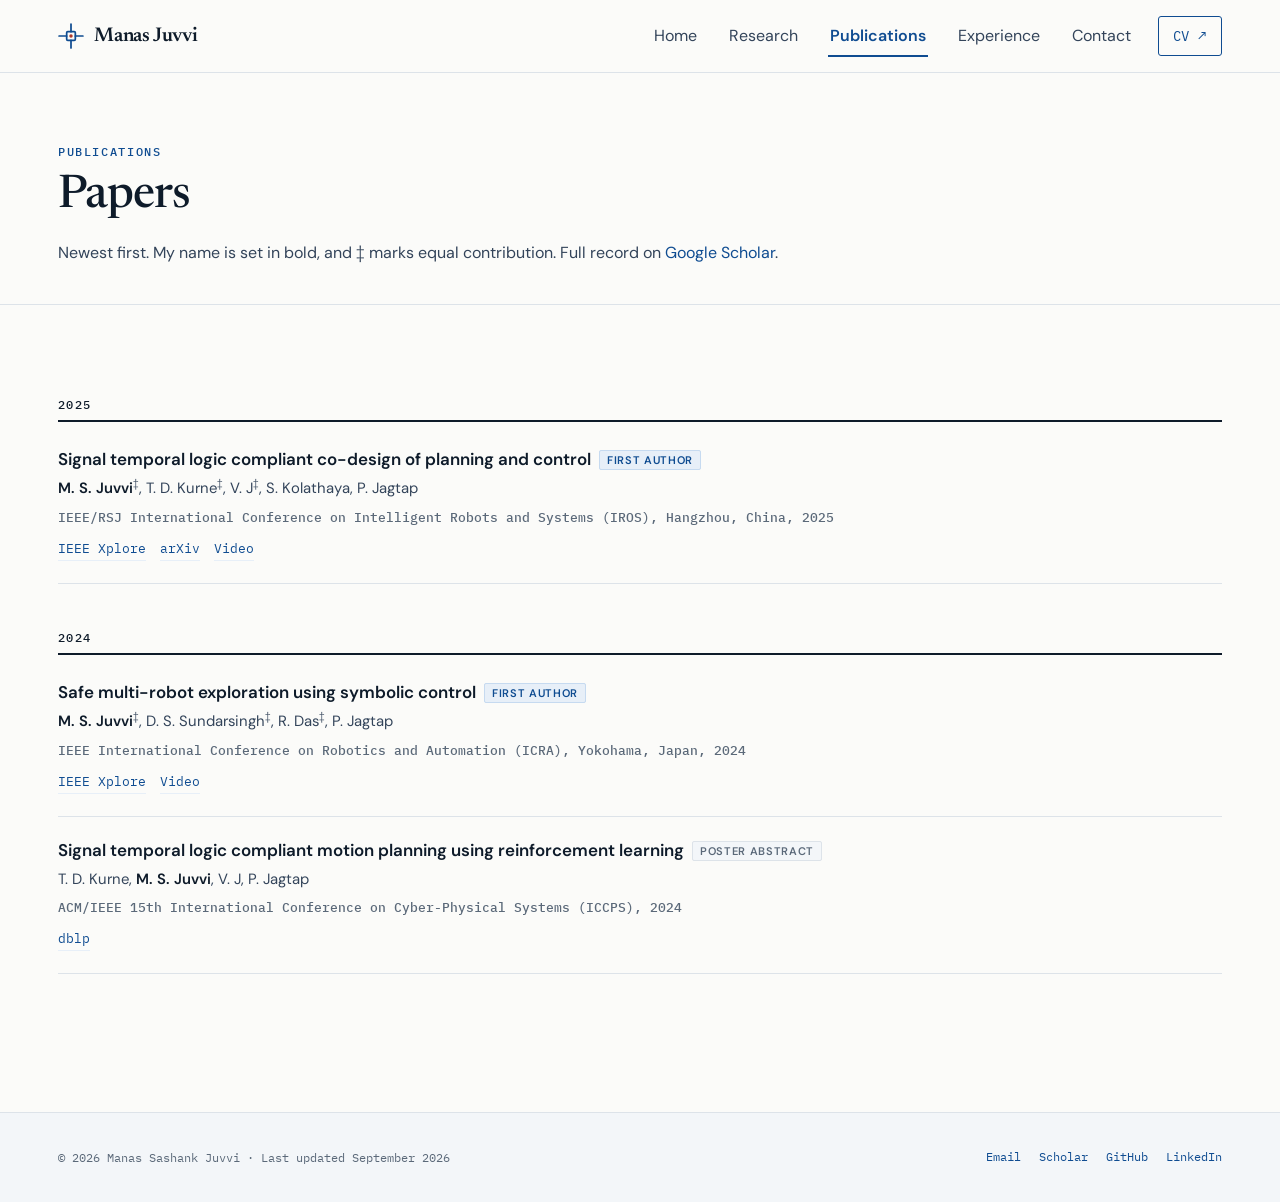
<file: publications.html>
<!DOCTYPE html>
<html lang="en">
<head>
<meta charset="utf-8">
<meta name="viewport" content="width=device-width, initial-scale=1">
<title>Publications | Manas Sashank Juvvi</title>
<meta name="description" content="First-author papers at IEEE/RSJ IROS 2025 and IEEE ICRA 2024, and an ACM/IEEE ICCPS 2024 poster, on motion planning, multi-robot exploration and reinforcement learning.">
<meta name="author" content="Manas Sashank Juvvi">
<meta property="og:title" content="Publications | Manas Sashank Juvvi">
<meta property="og:description" content="First-author papers at IEEE/RSJ IROS 2025 and IEEE ICRA 2024, and an ACM/IEEE ICCPS 2024 poster, on motion planning, multi-robot exploration and reinforcement learning.">
<meta property="og:type" content="website">
<link rel="icon" href="data:image/svg+xml,%3Csvg xmlns='http://www.w3.org/2000/svg' viewBox='0 0 24 24'%3E%3Crect x='8' y='8' width='8' height='8' rx='1' fill='none' stroke='%230F4C91' stroke-width='2'/%3E%3Cpath d='M1 12h7M16 12h7M12 1v7M12 16v7' stroke='%230F4C91' stroke-width='2'/%3E%3C/svg%3E">
<link rel="preconnect" href="https://fonts.googleapis.com">
<link rel="preconnect" href="https://fonts.gstatic.com" crossorigin>
<link href="https://fonts.googleapis.com/css2?family=IBM+Plex+Mono:wght@400;500&amp;family=DM+Sans:ital,opsz,wght@0,9..40,100..1000;1,9..40,100..1000&amp;family=Newsreader:ital,opsz,wght@0,6..72,400;0,6..72,500;0,6..72,600;1,6..72,400&amp;display=swap" rel="stylesheet">
<link rel="stylesheet" href="assets/css/style.css">
<script>document.documentElement.className+=" js";</script>
</head>
<body>
<a class="skip" href="#main">Skip to content</a>

<header class="masthead">
  <div class="wrap masthead__inner">
    <a class="wordmark" href="index.html"><svg class="wordmark__glyph" viewBox="0 0 24 24" fill="none" aria-hidden="true"><rect x="8" y="8" width="8" height="8" rx="1" stroke="#0F4C91" stroke-width="1.6"/><path d="M1 12h7M16 12h7M12 1v7M12 16v7" stroke="#0F4C91" stroke-width="1.6" stroke-linecap="round"/><circle cx="12" cy="12" r="1.6" fill="#AE3A2C"/></svg><span>Manas Juvvi</span></a>
    <button class="nav-toggle" type="button" aria-expanded="false" aria-controls="site-nav">Menu</button>
    <nav class="nav" id="site-nav" aria-label="Main">
      <a class="nav__link" href="index.html">Home</a>
      <a class="nav__link" href="research.html">Research</a>
      <a class="nav__link" href="publications.html" aria-current="page">Publications</a>
      <a class="nav__link" href="experience.html">Experience</a>
      <a class="nav__link" href="contact.html">Contact</a>
      <a class="nav__cv" href="assets/cv/cv.pdf">CV &#8599;</a>
    </nav>
  </div>
</header>

<main id="main">

<section class="page-head">
  <div class="wrap">
    <p class="eyebrow rise">Publications</p>
    <h1 class="page-head__title rise">Papers</h1>
    <p class="page-head__lede rise">
      Newest first. My name is set in bold, and &Dagger; marks equal contribution. Full record on <a href="https://scholar.google.com/citations?user=y56RUBUAAAAJ">Google Scholar</a>.
    </p>
  </div>
</section>

<section class="section">
  <div class="wrap">
    <div class="pubgroup">
      <h2 class="pubgroup__year">2025</h2>
      <article class="pub rise">
        <div>
          <h3 class="pub__title">Signal temporal logic compliant co-design of planning and control<span class="badge badge--oral">First author</span></h3>
          <p class="pub__authors"><span class="me">M. S. Juvvi</span><sup>&Dagger;</sup>, T. D. Kurne<sup>&Dagger;</sup>, V. J<sup>&Dagger;</sup>, S. Kolathaya, P. Jagtap</p>
          <p class="pub__venue">IEEE/RSJ International Conference on Intelligent Robots and Systems (IROS), Hangzhou, China, 2025</p>
          <div class="linkset"><a href="https://ieeexplore.ieee.org/document/11247417">IEEE Xplore</a><a href="https://arxiv.org/abs/2507.13225">arXiv</a><a href="https://youtu.be/xo2cXRYdDPQ">Video</a></div>
        </div>
      </article>
    </div>
    <div class="pubgroup">
      <h2 class="pubgroup__year">2024</h2>
      <article class="pub rise">
        <div>
          <h3 class="pub__title">Safe multi-robot exploration using symbolic control<span class="badge badge--oral">First author</span></h3>
          <p class="pub__authors"><span class="me">M. S. Juvvi</span><sup>&Dagger;</sup>, D. S. Sundarsingh<sup>&Dagger;</sup>, R. Das<sup>&Dagger;</sup>, P. Jagtap</p>
          <p class="pub__venue">IEEE International Conference on Robotics and Automation (ICRA), Yokohama, Japan, 2024</p>
          <div class="linkset"><a href="https://ieeexplore.ieee.org/document/10610520">IEEE Xplore</a><a href="https://youtu.be/NX40bgxskQc">Video</a></div>
        </div>
      </article>
      <article class="pub rise">
        <div>
          <h3 class="pub__title">Signal temporal logic compliant motion planning using reinforcement learning<span class="badge badge--review">Poster abstract</span></h3>
          <p class="pub__authors">T. D. Kurne, <span class="me">M. S. Juvvi</span>, V. J, P. Jagtap</p>
          <p class="pub__venue">ACM/IEEE 15th International Conference on Cyber-Physical Systems (ICCPS), 2024</p>
          <div class="linkset"><a href="https://dblp.org/rec/conf/iccps/KurneJJJ24">dblp</a></div>
        </div>
      </article>
    </div>
  </div>
</section>

</main>

<footer class="footer">
  <div class="wrap footer__inner">
    <p class="footer__note">&copy; 2026 Manas Sashank Juvvi &middot; Last updated September 2026</p>
    <div class="footer__links">
      <a href="mailto:manas.juvvi@gmail.com">Email</a>
      <a href="https://scholar.google.com/citations?user=y56RUBUAAAAJ">Scholar</a>
      <a href="https://github.com/ManasSashank">GitHub</a>
      <a href="https://www.linkedin.com/in/manas-sashank-juvvi-8aa644218">LinkedIn</a>
    </div>
  </div>
</footer>

<script src="assets/js/main.js" defer></script>
</body>
</html>
</file>
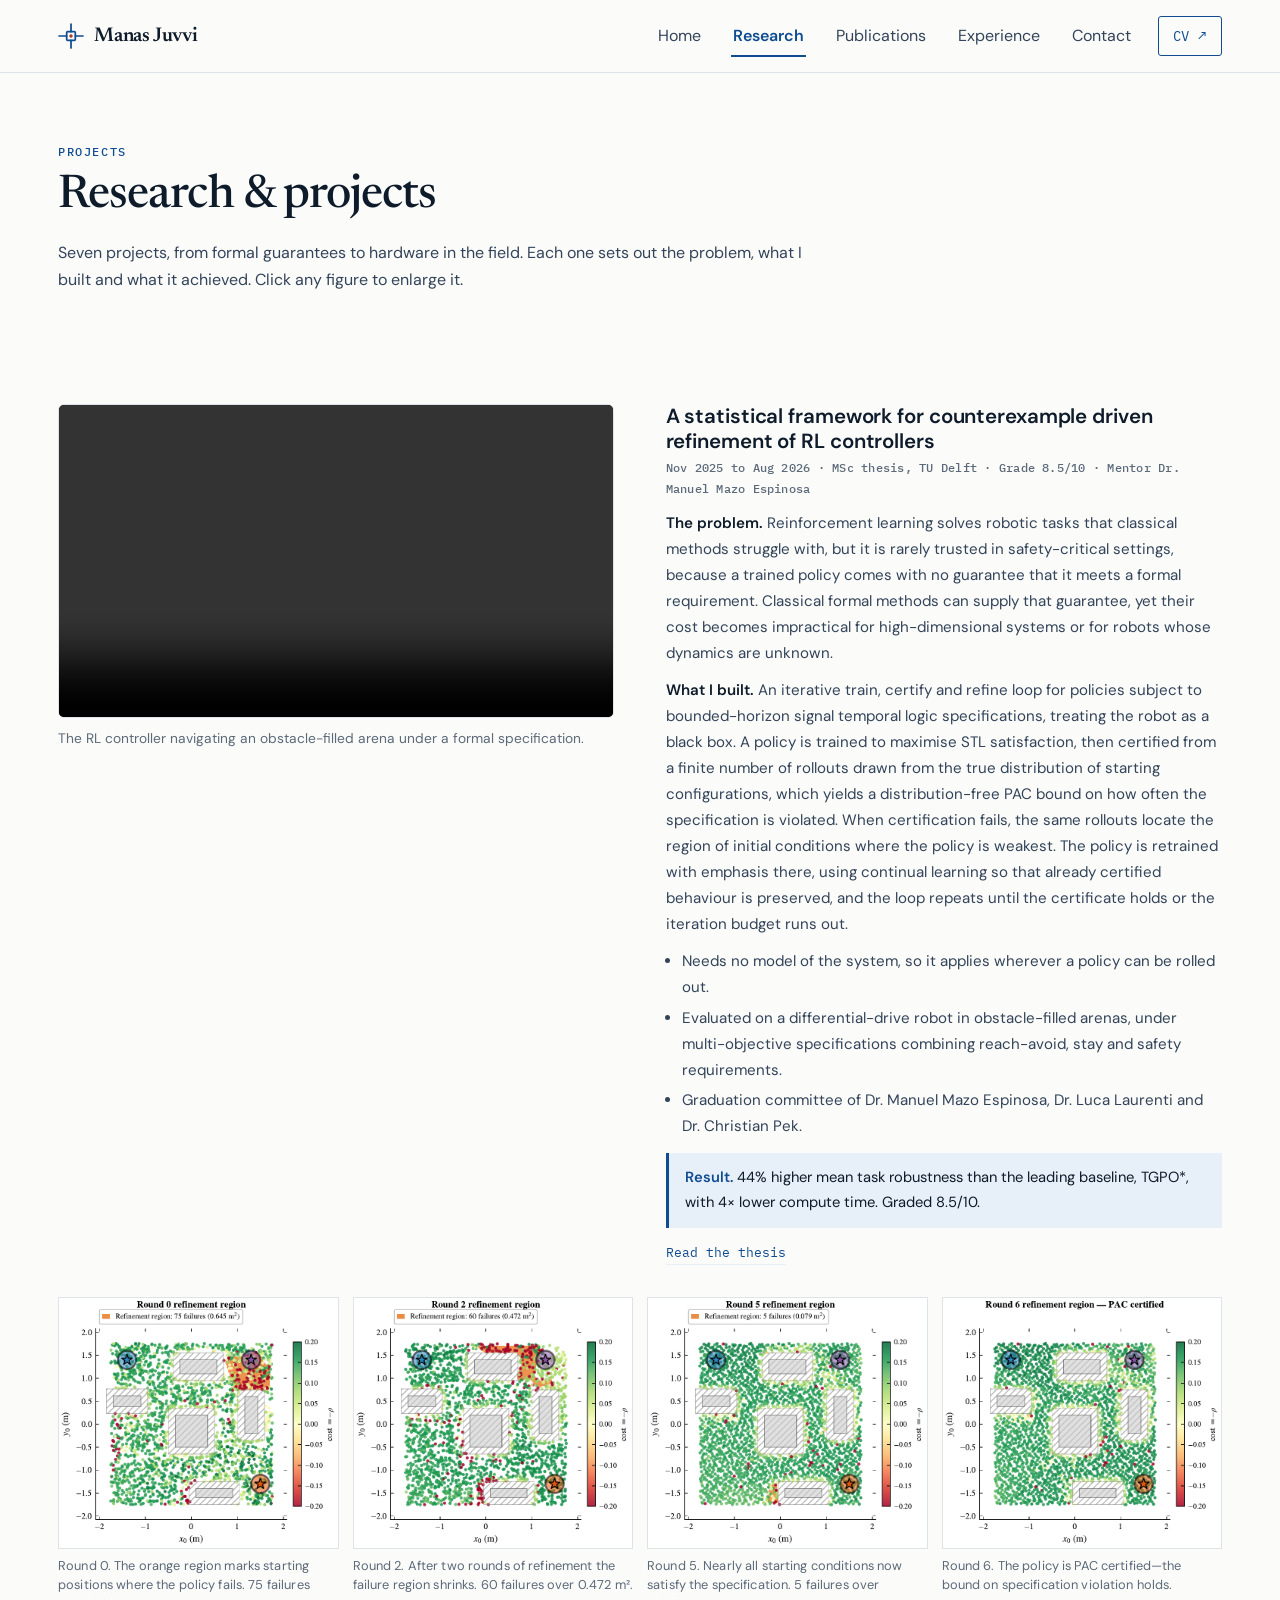
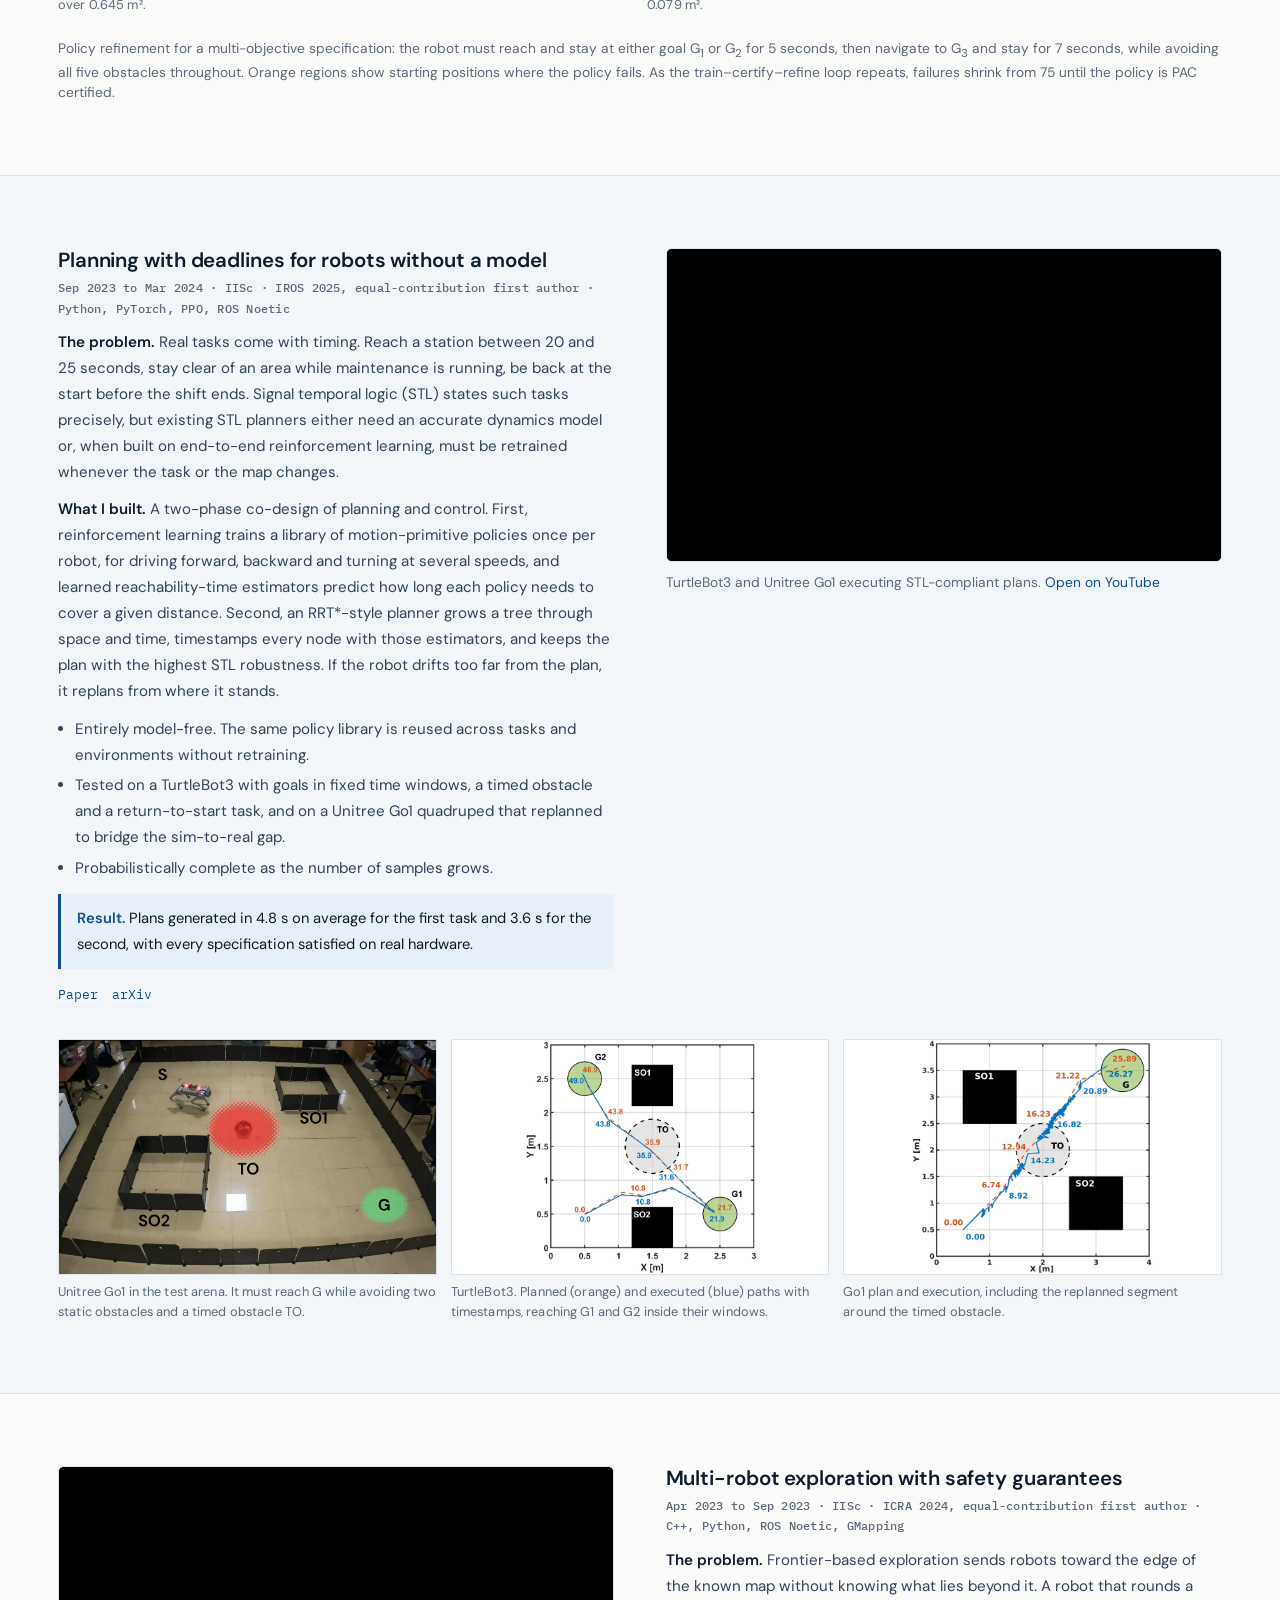
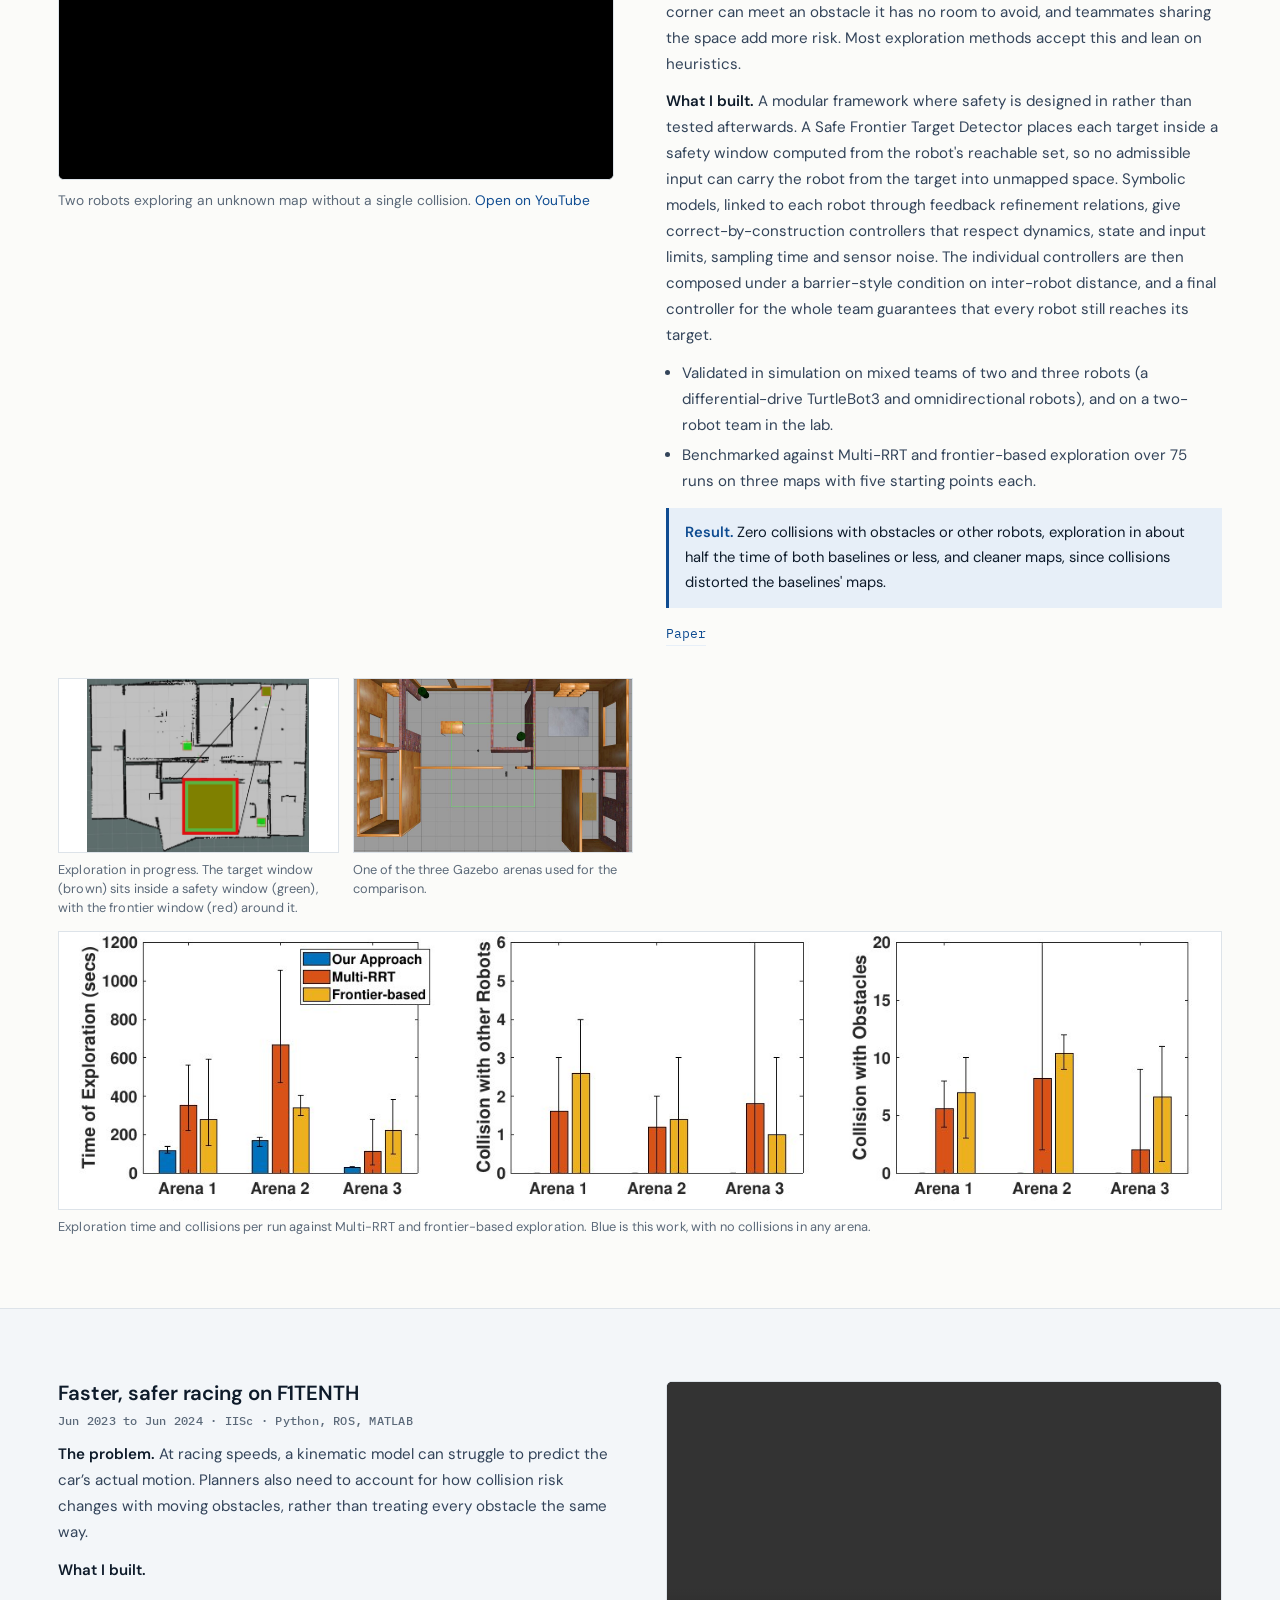
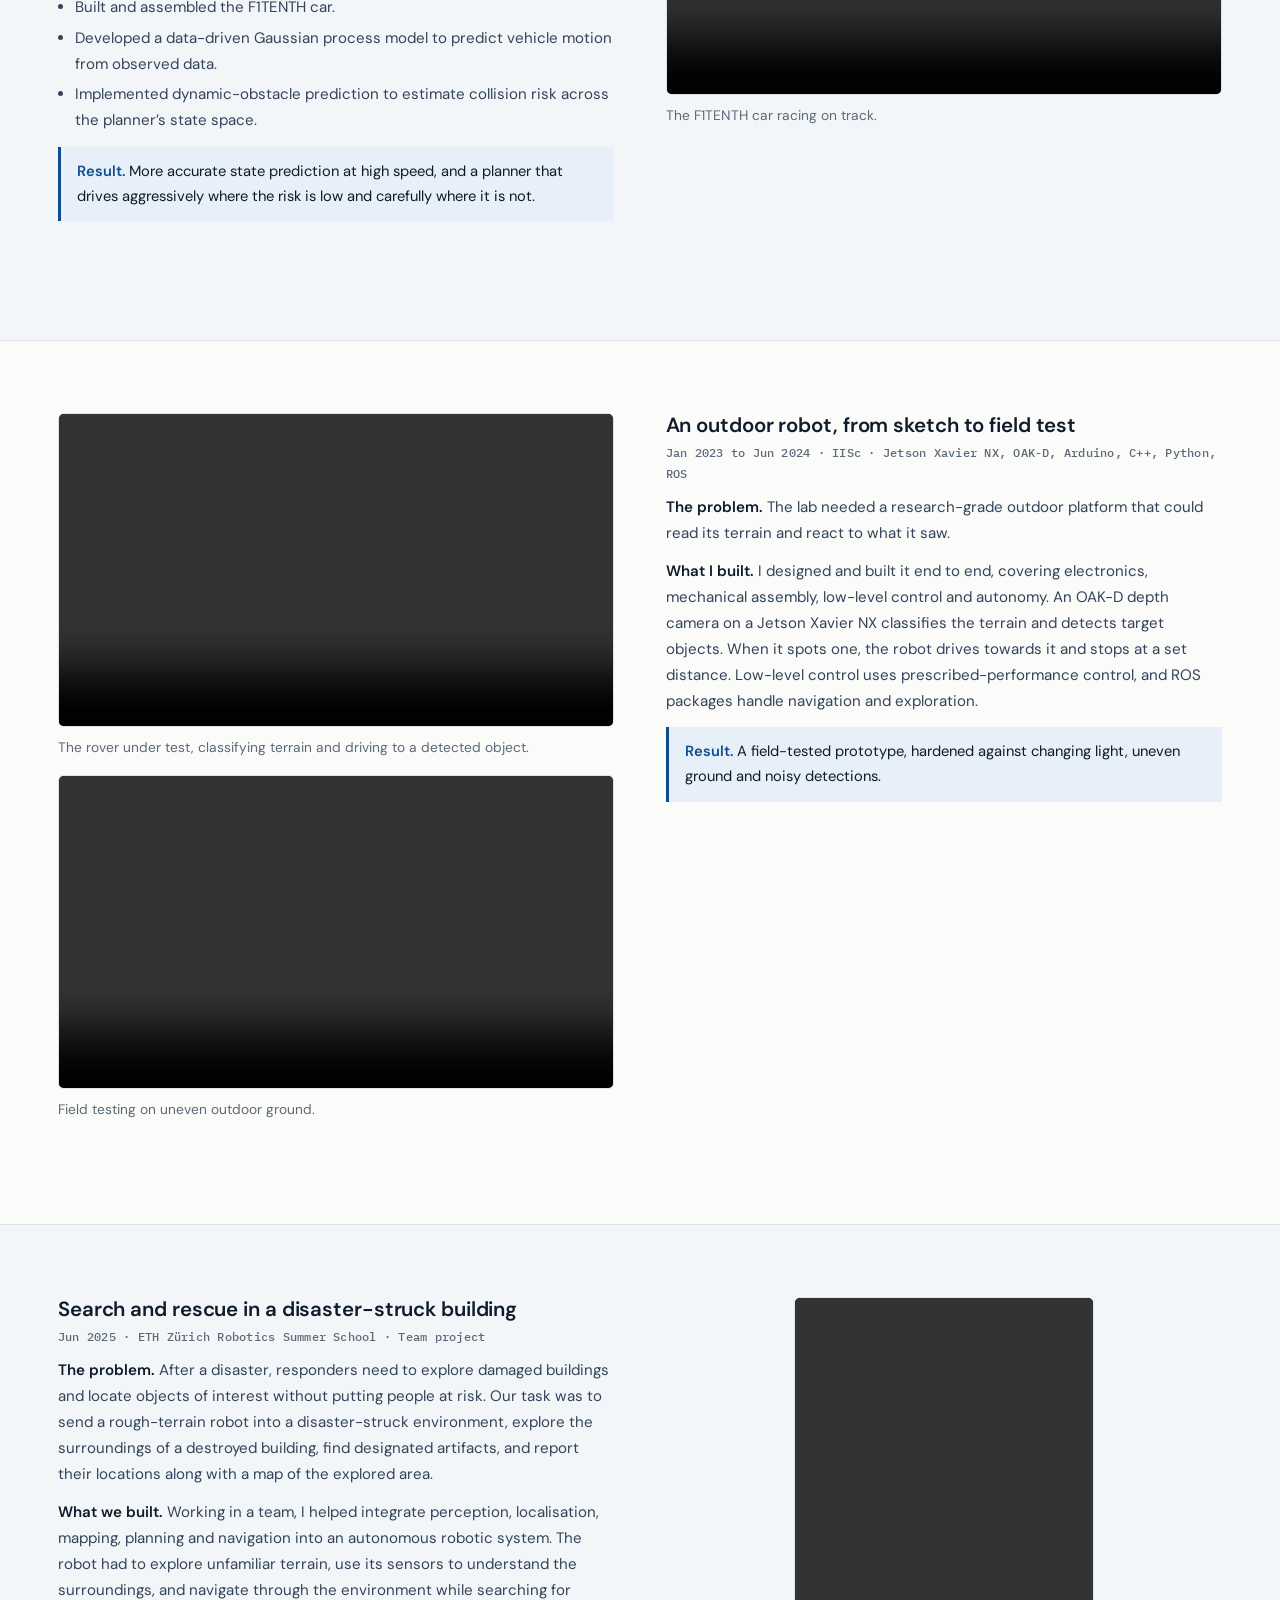
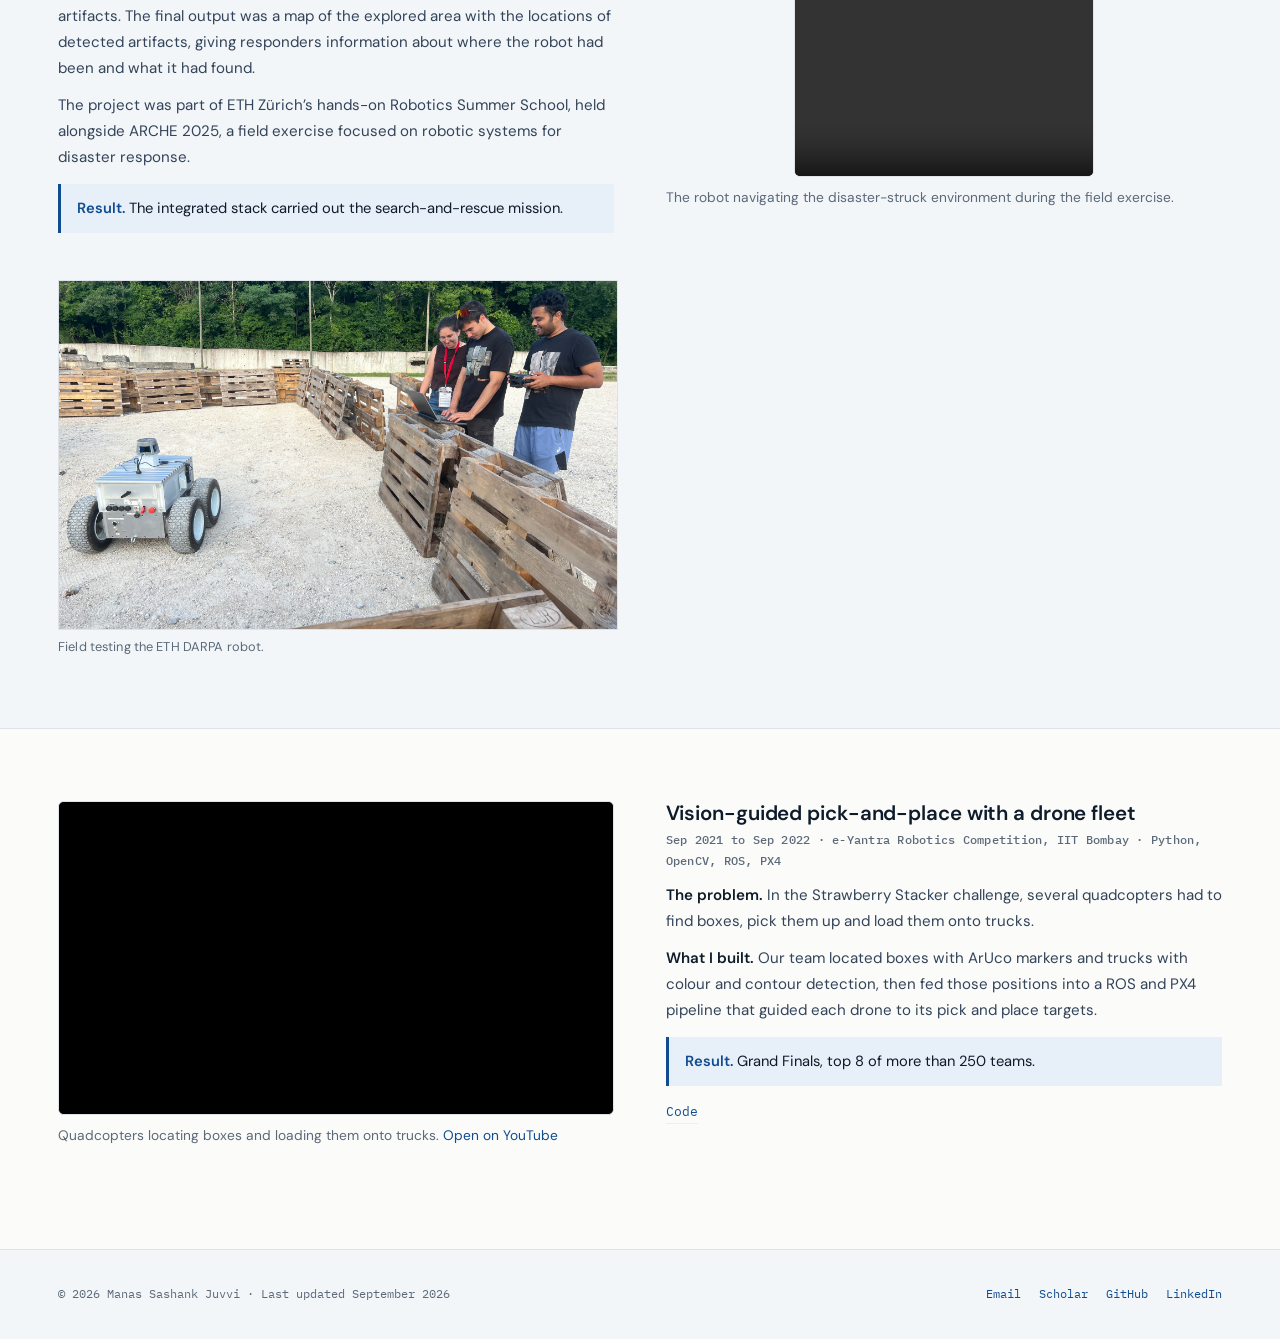
<file: research.html>
<!DOCTYPE html>
<html lang="en">
<head>
<meta charset="utf-8">
<meta name="viewport" content="width=device-width, initial-scale=1">
<meta name="referrer" content="strict-origin-when-cross-origin">
<title>Research &amp; Projects | Manas Sashank Juvvi</title>
<meta name="description" content="Seven robotics projects covering certified reinforcement learning, temporal-logic planning, safe multi-robot exploration, F1TENTH racing, an outdoor rover, rough-terrain autonomy and multi-drone pick-and-place.">
<meta name="author" content="Manas Sashank Juvvi">
<meta property="og:title" content="Research &amp; Projects | Manas Sashank Juvvi">
<meta property="og:description" content="Seven robotics projects covering certified reinforcement learning, temporal-logic planning, safe multi-robot exploration, F1TENTH racing, an outdoor rover, rough-terrain autonomy and multi-drone pick-and-place.">
<meta property="og:type" content="website">
<link rel="icon" href="data:image/svg+xml,%3Csvg xmlns='http://www.w3.org/2000/svg' viewBox='0 0 24 24'%3E%3Crect x='8' y='8' width='8' height='8' rx='1' fill='none' stroke='%230F4C91' stroke-width='2'/%3E%3Cpath d='M1 12h7M16 12h7M12 1v7M12 16v7' stroke='%230F4C91' stroke-width='2'/%3E%3C/svg%3E">
<link rel="preconnect" href="https://fonts.googleapis.com">
<link rel="preconnect" href="https://fonts.gstatic.com" crossorigin>
<link href="https://fonts.googleapis.com/css2?family=IBM+Plex+Mono:wght@400;500&amp;family=DM+Sans:ital,opsz,wght@0,9..40,100..1000;1,9..40,100..1000&amp;family=Newsreader:ital,opsz,wght@0,6..72,400;0,6..72,500;0,6..72,600;1,6..72,400&amp;display=swap" rel="stylesheet">
<link rel="stylesheet" href="assets/css/style.css">
<script>document.documentElement.className+=" js";</script>
</head>
<body>
<a class="skip" href="#main">Skip to content</a>

<header class="masthead">
  <div class="wrap masthead__inner">
    <a class="wordmark" href="index.html"><svg class="wordmark__glyph" viewBox="0 0 24 24" fill="none" aria-hidden="true"><rect x="8" y="8" width="8" height="8" rx="1" stroke="#0F4C91" stroke-width="1.6"/><path d="M1 12h7M16 12h7M12 1v7M12 16v7" stroke="#0F4C91" stroke-width="1.6" stroke-linecap="round"/><circle cx="12" cy="12" r="1.6" fill="#AE3A2C"/></svg><span>Manas Juvvi</span></a>
    <button class="nav-toggle" type="button" aria-expanded="false" aria-controls="site-nav">Menu</button>
    <nav class="nav" id="site-nav" aria-label="Main">
      <a class="nav__link" href="index.html">Home</a>
      <a class="nav__link" href="research.html" aria-current="page">Research</a>
      <a class="nav__link" href="publications.html">Publications</a>
      <a class="nav__link" href="experience.html">Experience</a>
      <a class="nav__link" href="contact.html">Contact</a>
      <a class="nav__cv" href="assets/cv/cv.pdf">CV &#8599;</a>
    </nav>
  </div>
</header>

<main id="main">

<section class="page-head">
  <div class="wrap">
    <p class="eyebrow rise">Projects</p>
    <h1 class="page-head__title rise">Research &amp; projects</h1>
    <p class="page-head__lede rise">
      Seven projects, from formal guarantees to hardware in the field. Each one sets out the problem, what I built and what it achieved. Click any figure to enlarge it.
    </p>
  </div>
</section>

<section class="pband">
  <div class="wrap">
    <article class="project project--video project--flip" id="thesis">
      <div class="project__text">
      <h3 class="project__title">A statistical framework for counterexample driven refinement of RL controllers</h3>
      <p class="project__meta">Nov 2025 to Aug 2026 &middot; MSc thesis, TU Delft &middot; Grade 8.5/10 &middot; Mentor Dr. Manuel Mazo Espinosa</p>
      <div class="project__body">
      <p><strong>The problem.</strong> Reinforcement learning solves robotic tasks that classical methods struggle with, but it is rarely trusted in safety-critical settings, because a trained policy comes with no guarantee that it meets a formal requirement. Classical formal methods can supply that guarantee, yet their cost becomes impractical for high-dimensional systems or for robots whose dynamics are unknown.</p>
      <p><strong>What I built.</strong> An iterative train, certify and refine loop for policies subject to bounded-horizon signal temporal logic specifications, treating the robot as a black box. A policy is trained to maximise STL satisfaction, then certified from a finite number of rollouts drawn from the true distribution of starting configurations, which yields a distribution-free PAC bound on how often the specification is violated. When certification fails, the same rollouts locate the region of initial conditions where the policy is weakest. The policy is retrained with emphasis there, using continual learning so that already certified behaviour is preserved, and the loop repeats until the certificate holds or the iteration budget runs out.</p>
      <ul><li>Needs no model of the system, so it applies wherever a policy can be rolled out.</li><li>Evaluated on a differential-drive robot in obstacle-filled arenas, under multi-objective specifications combining reach-avoid, stay and safety requirements.</li><li>Graduation committee of Dr. Manuel Mazo Espinosa, Dr. Luca Laurenti and Dr. Christian Pek.</li></ul>
      </div>
      <p class="project__result"><strong>Result.</strong> 44% higher mean task robustness than the leading baseline, TGPO*, with 4&times; lower compute time. Graded 8.5/10.</p>
      <div class="linkset"><a href="https://repository.tudelft.nl/record/uuid:e67b072a-05b1-430f-a1fb-e25cd8df5b10">Read the thesis</a></div>
      </div>
      <div class="project__video">
      <div class="vframe">
      <video controls preload="metadata" playsinline>
      <source src="videos/thesis.mp4" type="video/mp4">
      Your browser cannot play this video. <a href="videos/thesis.mp4">Download it instead</a>.
      </video>
      </div>
      <p class="vcap">The RL controller navigating an obstacle-filled arena under a formal specification.</p>
      </div>
      <div class="project__media">
      <figure class="shot shot--free"><img src="assets/img/projects/round-00-1.png" alt="Round 0 refinement region showing 75 failures in the orange region where the policy fails" loading="lazy" decoding="async"><figcaption>Round 0. The orange region marks starting positions where the policy fails. 75 failures over 0.645&nbsp;m&sup2;.</figcaption></figure>
      <figure class="shot shot--free"><img src="assets/img/projects/round-02-1.png" alt="Round 2 refinement region showing 60 failures in a smaller orange region" loading="lazy" decoding="async"><figcaption>Round 2. After two rounds of refinement the failure region shrinks. 60 failures over 0.472&nbsp;m&sup2;.</figcaption></figure>
      <figure class="shot shot--free"><img src="assets/img/projects/round-05-1.png" alt="Round 5 refinement region showing only 5 failures in a tiny orange region" loading="lazy" decoding="async"><figcaption>Round 5. Nearly all starting conditions now satisfy the specification. 5 failures over 0.079&nbsp;m&sup2;.</figcaption></figure>
      <figure class="shot shot--free"><img src="assets/img/projects/round-06-1.png" alt="Round 6 refinement region, PAC certified with no remaining failure region" loading="lazy" decoding="async"><figcaption>Round 6. The policy is PAC certified&mdash;the bound on specification violation holds.</figcaption></figure>
      <p class="vcap" style="grid-column:1/-1">Policy refinement for a multi-objective specification: the robot must reach and stay at either goal G<sub>1</sub> or G<sub>2</sub> for 5&nbsp;seconds, then navigate to G<sub>3</sub> and stay for 7&nbsp;seconds, while avoiding all five obstacles throughout. Orange regions show starting positions where the policy fails. As the train&ndash;certify&ndash;refine loop repeats, failures shrink from 75 until the policy is PAC certified.</p>
      </div>

    </article>
  </div>
</section>

<section class="pband pband--alt">
  <div class="wrap">
    <article class="project project--video" id="stl-planning">
      <div class="project__text">
      <h3 class="project__title">Planning with deadlines for robots without a model</h3>
      <p class="project__meta">Sep 2023 to Mar 2024 &middot; IISc &middot; IROS 2025, equal-contribution first author &middot; Python, PyTorch, PPO, ROS Noetic</p>
      <div class="project__body">
      <p><strong>The problem.</strong> Real tasks come with timing. Reach a station between 20 and 25 seconds, stay clear of an area while maintenance is running, be back at the start before the shift ends. Signal temporal logic (STL) states such tasks precisely, but existing STL planners either need an accurate dynamics model or, when built on end-to-end reinforcement learning, must be retrained whenever the task or the map changes.</p>
      <p><strong>What I built.</strong> A two-phase co-design of planning and control. First, reinforcement learning trains a library of motion-primitive policies once per robot, for driving forward, backward and turning at several speeds, and learned reachability-time estimators predict how long each policy needs to cover a given distance. Second, an RRT*-style planner grows a tree through space and time, timestamps every node with those estimators, and keeps the plan with the highest STL robustness. If the robot drifts too far from the plan, it replans from where it stands.</p>
      <ul><li>Entirely model-free. The same policy library is reused across tasks and environments without retraining.</li><li>Tested on a TurtleBot3 with goals in fixed time windows, a timed obstacle and a return-to-start task, and on a Unitree Go1 quadruped that replanned to bridge the sim-to-real gap.</li><li>Probabilistically complete as the number of samples grows.</li></ul>
      </div>
      <p class="project__result"><strong>Result.</strong> Plans generated in 4.8&nbsp;s on average for the first task and 3.6&nbsp;s for the second, with every specification satisfied on real hardware.</p>
      <div class="linkset"><a href="https://ieeexplore.ieee.org/document/11247417">Paper</a><a href="https://arxiv.org/abs/2507.13225">arXiv</a></div>
      </div>
      <div class="project__video">
      <div class="vframe">
      <iframe src="https://www.youtube.com/embed/xo2cXRYdDPQ?start=8&amp;rel=0"
      title="Project video" loading="lazy" referrerpolicy="strict-origin-when-cross-origin"
      allow="accelerometer; autoplay; clipboard-write; encrypted-media; gyroscope; picture-in-picture; web-share"
      allowfullscreen></iframe>
      </div>
      <p class="vcap">TurtleBot3 and Unitree Go1 executing STL-compliant plans. <a href="https://youtu.be/xo2cXRYdDPQ">Open on YouTube</a></p>
      </div>
      <div class="project__media">
      <figure class="shot shot--crop"><img src="assets/img/projects/stl-quadruped-arena.jpg" alt="Unitree Go1 quadruped in a test arena with two static obstacles, a timed obstacle and a goal region" loading="lazy" decoding="async"><figcaption>Unitree Go1 in the test arena. It must reach G while avoiding two static obstacles and a timed obstacle TO.</figcaption></figure>
      <figure class="shot "><img src="assets/img/projects/stl-turtlebot-plan.jpg" alt="Plot of planned and executed TurtleBot3 paths with timestamps, reaching two goals within their time windows" loading="lazy" decoding="async"><figcaption>TurtleBot3. Planned (orange) and executed (blue) paths with timestamps, reaching G1 and G2 inside their windows.</figcaption></figure>
      <figure class="shot "><img src="assets/img/projects/stl-quadruped-plan.jpg" alt="Plot of the quadruped's planned and executed path around a timed obstacle to the goal" loading="lazy" decoding="async"><figcaption>Go1 plan and execution, including the replanned segment around the timed obstacle.</figcaption></figure>
      </div>

    </article>
  </div>
</section>

<section class="pband">
  <div class="wrap">
    <article class="project project--video project--flip" id="multi-robot">
      <div class="project__text">
      <h3 class="project__title">Multi-robot exploration with safety guarantees</h3>
      <p class="project__meta">Apr 2023 to Sep 2023 &middot; IISc &middot; ICRA 2024, equal-contribution first author &middot; C++, Python, ROS Noetic, GMapping</p>
      <div class="project__body">
      <p><strong>The problem.</strong> Frontier-based exploration sends robots toward the edge of the known map without knowing what lies beyond it. A robot that rounds a corner can meet an obstacle it has no room to avoid, and teammates sharing the space add more risk. Most exploration methods accept this and lean on heuristics.</p>
      <p><strong>What I built.</strong> A modular framework where safety is designed in rather than tested afterwards. A Safe Frontier Target Detector places each target inside a safety window computed from the robot's reachable set, so no admissible input can carry the robot from the target into unmapped space. Symbolic models, linked to each robot through feedback refinement relations, give correct-by-construction controllers that respect dynamics, state and input limits, sampling time and sensor noise. The individual controllers are then composed under a barrier-style condition on inter-robot distance, and a final controller for the whole team guarantees that every robot still reaches its target.</p>
      <ul><li>Validated in simulation on mixed teams of two and three robots (a differential-drive TurtleBot3 and omnidirectional robots), and on a two-robot team in the lab.</li><li>Benchmarked against Multi-RRT and frontier-based exploration over 75 runs on three maps with five starting points each.</li></ul>
      </div>
      <p class="project__result"><strong>Result.</strong> Zero collisions with obstacles or other robots, exploration in about half the time of both baselines or less, and cleaner maps, since collisions distorted the baselines' maps.</p>
      <div class="linkset"><a href="https://ieeexplore.ieee.org/document/10610520">Paper</a></div>
      </div>
      <div class="project__video">
      <div class="vframe">
      <iframe src="https://www.youtube.com/embed/NX40bgxskQc?start=8&amp;rel=0"
      title="Project video" loading="lazy" referrerpolicy="strict-origin-when-cross-origin"
      allow="accelerometer; autoplay; clipboard-write; encrypted-media; gyroscope; picture-in-picture; web-share"
      allowfullscreen></iframe>
      </div>
      <p class="vcap">Two robots exploring an unknown map without a single collision. <a href="https://www.youtube.com/watch?v=NX40bgxskQc">Open on YouTube</a></p>
      </div>
      <div class="project__media">
      <figure class="shot "><img src="assets/img/projects/mre-safe-targets.jpg" alt="Occupancy grid during exploration with a target window inside a safety window next to the frontier" loading="lazy" decoding="async"><figcaption>Exploration in progress. The target window (brown) sits inside a safety window (green), with the frontier window (red) around it.</figcaption></figure>
      <figure class="shot shot--crop"><img src="assets/img/projects/mre-gazebo-arena.jpg" alt="Gazebo simulation arena with rooms and furniture used for the comparison" loading="lazy" decoding="async"><figcaption>One of the three Gazebo arenas used for the comparison.</figcaption></figure>
      <figure class="shot shot--free shot--span"><img src="assets/img/projects/mre-comparison.jpg" alt="Bar charts comparing exploration time and collisions per run for three methods in three arenas" loading="lazy" decoding="async"><figcaption>Exploration time and collisions per run against Multi-RRT and frontier-based exploration. Blue is this work, with no collisions in any arena.</figcaption></figure>
      </div>

    </article>
  </div>
</section>

<section class="pband pband--alt">
  <div class="wrap">
    <article class="project project--video" id="f1tenth">
      <div class="project__text">
      <h3 class="project__title">Faster, safer racing on F1TENTH</h3>
      <p class="project__meta">Jun 2023 to Jun 2024 &middot; IISc &middot; Python, ROS, MATLAB</p>
      <div class="project__body">
      <p><strong>The problem.</strong> At racing speeds, a kinematic model can struggle to predict the car&rsquo;s actual motion. Planners also need to account for how collision risk changes with moving obstacles, rather than treating every obstacle the same way.</p>
      <p><strong>What I built.</strong></p>
      <ul>
      <li>Built and assembled the F1TENTH car.</li>
      <li>Developed a data-driven Gaussian process model to predict vehicle motion from observed data.</li>
      <li>Implemented dynamic-obstacle prediction to estimate collision risk across the planner&rsquo;s state space.</li>
      </ul>
      </div>
      <p class="project__result"><strong>Result.</strong> More accurate state prediction at high speed, and a planner that drives aggressively where the risk is low and carefully where it is not.</p>
      </div>
      <div class="project__video">
      <div class="vframe">
      <video controls preload="metadata" playsinline>
      <source src="videos/f1tenth.mp4" type="video/mp4">
      Your browser cannot play this video. <a href="videos/f1tenth.mp4">Download it instead</a>.
      </video>
      </div>
      <p class="vcap">The F1TENTH car racing on track.</p>
      </div>

    </article>
  </div>
</section>

<section class="pband">
  <div class="wrap">
    <article class="project project--video project--flip" id="rover">
      <div class="project__text">
      <h3 class="project__title">An outdoor robot, from sketch to field test</h3>
      <p class="project__meta">Jan 2023 to Jun 2024 &middot; IISc &middot; Jetson Xavier NX, OAK-D, Arduino, C++, Python, ROS</p>
      <div class="project__body">
      <p><strong>The problem.</strong> The lab needed a research-grade outdoor platform that could read its terrain and react to what it saw.</p>
      <p><strong>What I built.</strong> I designed and built it end to end, covering electronics, mechanical assembly, low-level control and autonomy. An OAK-D depth camera on a Jetson Xavier NX classifies the terrain and detects target objects. When it spots one, the robot drives towards it and stops at a set distance. Low-level control uses prescribed-performance control, and ROS packages handle navigation and exploration.</p>
      </div>
      <p class="project__result"><strong>Result.</strong> A field-tested prototype, hardened against changing light, uneven ground and noisy detections.</p>
      </div>
      <div class="project__video">
      <div class="vframe">
      <video controls preload="metadata" playsinline>
      <source src="videos/rover.mp4" type="video/mp4">
      Your browser cannot play this video. <a href="videos/rover.mp4">Download it instead</a>.
      </video>
      </div>
      <p class="vcap">The rover under test, classifying terrain and driving to a detected object.</p>

      <!-- Second clip. Delete this whole block if you only have one video,
      or copy it again for a third. Keep the file in the videos folder. -->
      <div class="vframe vframe--stacked">
      <video controls preload="metadata" playsinline>
      <source src="videos/rover-2.mp4" type="video/mp4">
      Your browser cannot play this video. <a href="videos/rover-2.mp4">Download it instead</a>.
      </video>
      </div>
      <p class="vcap">Field testing on uneven outdoor ground.</p>
      </div>

    </article>
  </div>
</section>

<section class="pband pband--alt">
  <div class="wrap">
    <article class="project project--video" id="eth">
      <div class="project__text">
      <h3 class="project__title">Search and rescue in a disaster-struck building</h3>
      <p class="project__meta">Jun 2025 &middot; ETH Z&uuml;rich Robotics Summer School &middot; Team project</p>
      <div class="project__body">
      <p><strong>The problem.</strong> After a disaster, responders need to explore damaged buildings and locate objects of interest without putting people at risk. Our task was to send a rough-terrain robot into a disaster-struck environment, explore the surroundings of a destroyed building, find designated artifacts, and report their locations along with a map of the explored area.</p>
      <p><strong>What we built.</strong> Working in a team, I helped integrate perception, localisation, mapping, planning and navigation into an autonomous robotic system. The robot had to explore unfamiliar terrain, use its sensors to understand the surroundings, and navigate through the environment while searching for artifacts. The final output was a map of the explored area with the locations of detected artifacts, giving responders information about where the robot had been and what it had found.</p>
      <p>The project was part of ETH Z&uuml;rich&rsquo;s hands-on Robotics Summer School, held alongside ARCHE 2025, a field exercise focused on robotic systems for disaster response.</p>
      </div>
      <p class="project__result"><strong>Result.</strong> The integrated stack carried out the search-and-rescue mission.</p>
      </div>
      <div class="project__video">
      <div class="vframe vframe--vertical">
      <video controls preload="metadata" playsinline>
      <source src="videos/eth.mp4" type="video/mp4">
      Your browser cannot play this video. <a href="videos/eth.mp4">Download it instead</a>.
      </video>
      </div>
      <p class="vcap">The robot navigating the disaster-struck environment during the field exercise.</p>
      </div>
      <div class="project__media project__media--single">
      <figure class="shot shot--crop"><img src="assets/img/projects/eth-field-test.jpg" alt="Field testing the ETH DARPA robot in a pallet-walled arena during ARCHE 2025" loading="lazy" decoding="async"><figcaption>Field testing the ETH DARPA robot.</figcaption></figure>
      </div>

    </article>
  </div>
</section>

<section class="pband">
  <div class="wrap">
    <article class="project project--video project--flip" id="eyantra">
      <div class="project__text">
      <h3 class="project__title">Vision-guided pick-and-place with a drone fleet</h3>
      <p class="project__meta">Sep 2021 to Sep 2022 &middot; e-Yantra Robotics Competition, IIT Bombay &middot; Python, OpenCV, ROS, PX4</p>
      <div class="project__body">
      <p><strong>The problem.</strong> In the Strawberry Stacker challenge, several quadcopters had to find boxes, pick them up and load them onto trucks.</p>
      <p><strong>What I built.</strong> Our team located boxes with ArUco markers and trucks with colour and contour detection, then fed those positions into a ROS and PX4 pipeline that guided each drone to its pick and place targets.</p>
      </div>
      <p class="project__result"><strong>Result.</strong> Grand Finals, top 8 of more than 250 teams.</p>
      <div class="linkset"><a href="https://github.com/mrr-codes/eyrc_tasks">Code</a></div>
      </div>
      <div class="project__video">
      <div class="vframe">
      <iframe src="https://www.youtube.com/embed/nvedhA33nsk?start=200&amp;rel=0"
      title="Project video" loading="lazy" referrerpolicy="strict-origin-when-cross-origin"
      allow="accelerometer; autoplay; clipboard-write; encrypted-media; gyroscope; picture-in-picture; web-share"
      allowfullscreen></iframe>
      </div>
      <p class="vcap">Quadcopters locating boxes and loading them onto trucks. <a href="https://www.youtube.com/watch?v=nvedhA33nsk">Open on YouTube</a></p>
      </div>
    </article>
  </div>
</section>

</main>

<footer class="footer">
  <div class="wrap footer__inner">
    <p class="footer__note">&copy; 2026 Manas Sashank Juvvi &middot; Last updated September 2026</p>
    <div class="footer__links">
      <a href="mailto:manas.juvvi@gmail.com">Email</a>
      <a href="https://scholar.google.com/citations?user=y56RUBUAAAAJ">Scholar</a>
      <a href="https://github.com/ManasSashank">GitHub</a>
      <a href="https://www.linkedin.com/in/manas-sashank-juvvi-8aa644218">LinkedIn</a>
    </div>
  </div>
</footer>

<script src="assets/js/main.js" defer></script>
</body>
</html>
</file>
<file: assets/css/style.css>
/* ==========================================================================
   Portfolio of Manas Sashank Juvvi · robotics, control & mechatronics
   --------------------------------------------------------------------------
   Palette   ink #0E1B2A · blue #0F4C91 · navy #0A2A4F
             red #AE3A2C · amber #B8860F · paper #FBFBF9
   Type      Newsreader (display) · IBM Plex Sans (body) · IBM Plex Mono (data)
   ========================================================================== */

:root {
  /* colour */
  --paper:      #FBFBF9;
  --surface:    #F3F6F9;
  --ink:        #0E1B2A;
  --ink-2:      #33445A;
  --muted:      #5B6979;
  --rule:       #DDE3E9;
  --blue:       #0F4C91;
  --blue-hover: #0B3A70;
  --navy:       #0A2A4F;
  --blue-tint:  #E7EFF8;
  --red:        #AE3A2C;
  --amber:      #B8860F;
  --amber-tint: #FBF3DF;

  /* type */
  --display: "Newsreader", Georgia, "Times New Roman", serif;
  --body:    "DM Sans", -apple-system, BlinkMacSystemFont, "Segoe UI", sans-serif;
  --mono:    "IBM Plex Mono", ui-monospace, "SF Mono", Menlo, monospace;

  /* metrics */
  --wrap:  1260px;
  --gutter: clamp(20px, 5vw, 48px);
  --sp:    clamp(56px, 8vw, 92px);
  --radius: 3px;
}

/* --- reset ---------------------------------------------------------------- */
*, *::before, *::after { box-sizing: border-box; }
html { -webkit-text-size-adjust: 100%; scroll-behavior: smooth; }
body {
  margin: 0;
  background: var(--paper);
  color: var(--ink);
  font-family: var(--body);
  font-size: clamp(16.5px, 1.15vw, 18px);
  line-height: 1.72;
  font-weight: 400;
  -webkit-font-smoothing: antialiased;
  text-rendering: optimizeLegibility;
  overflow-wrap: break-word;
}
img, svg { max-width: 100%; display: block; }
a { color: var(--blue); text-decoration: none; }
a:hover { color: var(--blue-hover); text-decoration: underline; text-underline-offset: 3px; }
:focus-visible { outline: 2px solid var(--blue); outline-offset: 3px; border-radius: 2px; }
h1, h2, h3, h4 { margin: 0; font-weight: 500; line-height: 1.2; }
p { margin: 0 0 1.05em; }
ul { margin: 0; padding: 0; list-style: none; }

/* --- helpers -------------------------------------------------------------- */
.wrap { width: 100%; max-width: var(--wrap); margin-inline: auto; padding-inline: var(--gutter); }
.skip {
  position: absolute; left: -9999px; top: 0; z-index: 100;
  background: var(--navy); color: #fff; padding: 10px 16px; font-size: .85rem;
}
.skip:focus { left: 8px; top: 8px; }

.eyebrow {
  font-family: var(--mono); font-size: clamp(.78rem, .9vw, .88rem); font-weight: 500;
  letter-spacing: .13em; text-transform: uppercase; color: var(--blue);
  margin: 0 0 .55em;
}
.mono { font-family: var(--mono); }

/* --- masthead ------------------------------------------------------------- */
.masthead {
  position: sticky; top: 0; z-index: 40;
  background: rgba(251,251,249,.93);
  backdrop-filter: saturate(150%) blur(8px);
  border-bottom: 1px solid var(--rule);
}
.masthead__inner {
  display: flex; align-items: center; justify-content: space-between;
  gap: 20px; min-height: 72px;
}
.wordmark {
  display: flex; align-items: center; gap: 10px;
  font-family: var(--display); font-size: 1.25rem; font-weight: 600;
  letter-spacing: -.01em; color: var(--ink); text-decoration: none;
}
.wordmark:hover { color: var(--blue); text-decoration: none; }
.wordmark__glyph { width: 26px; height: 26px; flex: none; }

.nav { display: flex; align-items: center; gap: 6px; }
.nav__link {
  font-size: 1rem; color: var(--ink-2); padding: 8px 13px;
  border-radius: var(--radius); position: relative;
}
.nav__link:hover { color: var(--blue); background: var(--blue-tint); text-decoration: none; }
.nav__link[aria-current="page"] { color: var(--blue); font-weight: 600; }
.nav__link[aria-current="page"]::after {
  content: ""; position: absolute; left: 11px; right: 11px; bottom: 1px;
  height: 2px; background: var(--blue);
}
.nav__cv {
  margin-left: 8px; font-family: var(--mono); font-size: .88rem; letter-spacing: .04em;
  border: 1px solid var(--blue); color: var(--blue); padding: 7px 14px; border-radius: var(--radius);
}
.nav__cv:hover { background: var(--blue); color: #fff; text-decoration: none; }

.nav-toggle {
  display: none; background: none; border: 1px solid var(--rule); border-radius: var(--radius);
  padding: 8px 11px; cursor: pointer; font-family: var(--mono); font-size: .78rem; color: var(--ink);
}

/* --- hero ----------------------------------------------------------------- */
.hero { position: relative; overflow: hidden; padding: clamp(48px, 7vw, 84px) 0 clamp(40px, 5vw, 60px); }
.hero::before {
  content: ""; position: absolute; inset: 0; pointer-events: none;
  background-image:
    linear-gradient(to right, rgba(15,76,145,.085) 1px, transparent 1px),
    linear-gradient(to bottom, rgba(15,76,145,.085) 1px, transparent 1px);
  background-size: 34px 34px;
  -webkit-mask-image: radial-gradient(120% 90% at 78% 22%, #000 0%, transparent 72%);
          mask-image: radial-gradient(120% 90% at 78% 22%, #000 0%, transparent 72%);
}
.hero__grid {
  position: relative; display: grid; gap: clamp(32px, 5vw, 56px);
  grid-template-columns: minmax(0, 1.45fr) minmax(0, 1fr); align-items: start;
}
.hero__name {
  font-family: var(--display); font-weight: 500;
  font-size: clamp(2.5rem, 6vw, 3.7rem); letter-spacing: -.025em; line-height: 1.02;
  margin: 0 0 .28em;
}
.hero__role {
  font-size: clamp(1.06rem, 1.2vw, 1.15rem); color: var(--ink-2); margin: 0 0 1.15em;
  padding-bottom: 1.15em; border-bottom: 1px solid var(--rule);
}
.hero__role strong { font-weight: 600; color: var(--ink); }
.hero__bio { color: var(--ink-2); max-width: 62ch; font-size: clamp(1rem, 1.1vw, 1.08rem); }
.hero__bio strong { color: var(--ink); font-weight: 600; }

.linkrow { display: flex; flex-wrap: wrap; gap: 8px; margin-top: 1.4em; }
.linkrow__item {
  font-family: var(--mono); font-size: .79rem; letter-spacing: .02em;
  border: 1px solid var(--rule); background: #fff; color: var(--ink-2);
  padding: 7px 13px; border-radius: var(--radius); transition: border-color .15s, color .15s;
}
.linkrow__item:hover { border-color: var(--blue); color: var(--blue); text-decoration: none; }

/* portrait: drawn like a dimensioned engineering view */
.portrait { position: relative; padding: 12px; }
.portrait__frame { position: relative; border: 1px solid var(--rule); background: #fff; }
.portrait__frame img { width: 100%; aspect-ratio: 1 / 1; object-fit: cover; }
.portrait::before, .portrait::after {
  content: ""; position: absolute; width: 26px; height: 26px; border: 1.5px solid var(--blue);
}
.portrait::before { top: 4px; left: 4px; border-right: 0; border-bottom: 0; }
.portrait::after  { bottom: 4px; right: 4px; border-left: 0; border-top: 0; }
.portrait__caption {
  font-family: var(--mono); font-size: .715rem; color: var(--muted);
  margin-top: 10px; letter-spacing: .02em;
}

/* --- signature: closed-loop step response band ---------------------------- */
.plotband { background: var(--navy); color: #DCE7F3; padding: 26px 0 22px; }
.plotband__head {
  display: flex; flex-wrap: wrap; align-items: baseline; gap: 8px 18px; margin-bottom: 12px;
  font-family: var(--mono); font-size: .715rem; letter-spacing: .1em; text-transform: uppercase;
}
.plotband__title { color: #fff; }
.plotband__meta { color: #7FA3C9; text-transform: none; letter-spacing: .04em; }
.plotband__svg { width: 100%; height: auto; }
.plot-grid  { stroke: rgba(255,255,255,.09); stroke-width: 1; }
.plot-axis  { stroke: rgba(255,255,255,.35); stroke-width: 1; }
.plot-band  { fill: rgba(214,163,42,.35); }
.plot-ref   { fill: none; stroke: var(--amber); stroke-width: 1.25; stroke-dasharray: 5 4; }
.plot-curve { fill: none; stroke: #6FA8DC; stroke-width: 2; stroke-linecap: round; stroke-linejoin: round; }
.plot-marker{ stroke: rgba(255,255,255,.28); stroke-width: 1; stroke-dasharray: 3 3; }
.plot-dot   { fill: var(--red); }
.plot-label { font-family: var(--mono); font-size: 11px; fill: #93B4D6; }
.plot-label--hi { fill: #fff; }

/* --- sections ------------------------------------------------------------- */
.section { padding: var(--sp) 0; border-top: 1px solid var(--rule); }
.section--flush { border-top: 0; }
.section--tint { background: var(--surface); }
.section--tight { padding-top: 0; border-top: 0; }
.section__head { margin-bottom: clamp(26px, 3.5vw, 38px); }
.section__title {
  font-family: var(--display); font-size: clamp(1.65rem, 3.2vw, 2.25rem);
  letter-spacing: -.015em; margin: 0;
}
.section__note { color: var(--muted); font-size: .93rem; margin: .5em 0 0; max-width: 62ch; }
.section__more { margin-top: 28px; font-family: var(--mono); font-size: clamp(.82rem, .92vw, .88rem); }

.page-head { padding: clamp(44px, 6vw, 68px) 0 clamp(26px, 3.5vw, 38px); }
.page-head__title {
  font-family: var(--display); font-size: clamp(2.1rem, 4.6vw, 2.9rem);
  letter-spacing: -.02em; margin: 0 0 .3em;
}
.page-head__lede { color: var(--ink-2); max-width: 68ch; margin: 0; font-size: clamp(1rem, 1.15vw, 1.1rem); }

/* --- news ----------------------------------------------------------------- */
.news { display: grid; gap: 0; }
.news__item {
  display: grid; grid-template-columns: 108px minmax(0, 1fr); gap: 18px;
  padding: 13px 0; border-bottom: 1px solid var(--rule); align-items: baseline;
}
.news__item:first-child { border-top: 1px solid var(--rule); }
.news__date { font-family: var(--mono); font-size: .765rem; color: var(--blue); letter-spacing: .02em; }
.news__text { margin: 0; font-size: .95rem; color: var(--ink-2); }
.news__text strong { color: var(--ink); font-weight: 600; }

/* --- availability callout ------------------------------------------------- */
.callout {
  border: 1px solid var(--rule); border-left: 3px solid var(--amber);
  background: var(--amber-tint); padding: 20px 24px; border-radius: var(--radius);
}
.callout__label {
  font-family: var(--mono); font-size: clamp(.76rem, .88vw, .84rem); font-weight: 500; letter-spacing: .13em;
  text-transform: uppercase; color: #7A5A08; margin: 0 0 .5em;
}
.callout p { margin: 0; font-size: clamp(.95rem, 1.06vw, 1.04rem); color: var(--ink-2); }
.callout + .callout { margin-top: 20px; }
.callout--blue { border-left-color: var(--blue); background: var(--blue-tint); }
.callout--blue .callout__label { color: var(--blue); }
.pub__authors sup { font-size: .7em; line-height: 0; }

/* --- interest / skill columns --------------------------------------------- */
.cols { display: grid; gap: clamp(24px, 3vw, 34px); grid-template-columns: repeat(3, minmax(0, 1fr)); }
.cols--two { grid-template-columns: repeat(2, minmax(0, 1fr)); }
.col__title {
  font-size: clamp(.95rem, 1.1vw, 1.08rem); font-weight: 600; margin: 0 0 .5em;
  padding-bottom: .5em; border-bottom: 1px solid var(--rule);
}
.col__title .col__idx { font-family: var(--mono); color: var(--blue); font-weight: 500; margin-right: .55em; }
.col__body { font-size: clamp(.92rem, 1.05vw, 1rem); color: var(--ink-2); margin: 0; }
.taglist { display: flex; flex-wrap: wrap; gap: 6px; margin-top: .7em; }
.tag {
  font-family: var(--mono); font-size: clamp(.73rem, .82vw, .8rem); font-weight: 500; letter-spacing: .02em;
  background: var(--blue-tint); color: var(--blue); padding: 4px 10px; border-radius: var(--radius);
}
.tag--muted { background: var(--surface); color: var(--muted); }

/* --- project entries ------------------------------------------------------
   Images are optional. A project can carry none, one, or many:

     none   omit the .project__media block entirely. The text takes the
            full width on its own
     one    one <figure class="shot"> inside .project__media. It sits in a
            column beside the text on desktop, above it on mobile
     a few  more <figure class="shot"> elements. They stack in that column
     many   add .project--gallery to the <article> and put .project__media
            after the text. The images then run full width in a grid that
            reflows from four across down to one

   Browsers without :has() support fall back to the stacked layout, which is
   the same thing every narrow screen gets, so nothing breaks.
   -------------------------------------------------------------------------- */

/* A figure: bordered, letterboxed rather than cropped, so plots stay whole. */
.shot { margin: 0; }
.shot img {
  width: 100%; height: auto; aspect-ratio: 16 / 10; object-fit: contain;
  background: #fff; border: 1px solid var(--rule); display: block;
}
.shot--crop img { object-fit: cover; }
.shot--tall img { aspect-ratio: 3 / 4; }
.shot--wide img { aspect-ratio: 21 / 9; }
.shot--free img { aspect-ratio: auto; }
.shot figcaption {
  font-family: var(--mono); font-size: .7rem; line-height: 1.45; color: var(--muted);
  margin-top: 7px; letter-spacing: .01em;
}
.shot--zoom img { cursor: zoom-in; transition: border-color .15s; }
.shot--zoom img:hover, .shot--zoom img:focus-visible { border-color: var(--blue); }

/* --- lightbox (added by main.js only when figures are present) ------------- */
.lightbox {
  position: fixed; inset: 0; z-index: 90; background: rgba(10, 42, 79, .95);
  display: grid; place-items: center; align-content: center;
  padding: clamp(44px, 6vw, 64px) clamp(14px, 4vw, 48px);
}
.lightbox[hidden] { display: none; }
.lightbox__img { max-width: 100%; max-height: 78vh; object-fit: contain; background: #fff; }
.lightbox__cap {
  font-family: var(--mono); font-size: .76rem; color: #A8C4DF;
  margin: 16px auto 0; text-align: center; max-width: 68ch; line-height: 1.5;
}
.lightbox__close {
  position: absolute; top: 14px; right: 14px; cursor: pointer;
  font-family: var(--mono); font-size: .76rem; letter-spacing: .04em;
  background: transparent; color: #DCE7F3; border: 1px solid rgba(255,255,255,.35);
  border-radius: var(--radius); padding: 8px 14px;
}
.lightbox__close:hover { background: rgba(255,255,255,.12); }
.project__title { font-size: clamp(1.2rem, 1.6vw, 1.4rem); font-weight: 600; margin: 0 0 .25em; letter-spacing: -.005em; }
.project__meta { font-family: var(--mono); font-size: clamp(.76rem, .88vw, .84rem); color: var(--muted); font-weight: 500; margin: 0 0 .8em; letter-spacing: .02em; }

/* vertical video (9:16) */
.vframe--vertical { aspect-ratio: 9 / 16; max-height: 480px; width: auto; max-width: 100%; }
.project__body { font-size: clamp(.945rem, 1.05vw, 1.02rem); color: var(--ink-2); margin: 0 0 .9em; }
.project__body ul { margin: .6em 0 0; padding-left: 1.1em; list-style: disc; }
.project__body li { margin-bottom: .3em; }
.linkset { display: flex; flex-wrap: wrap; gap: 14px; font-family: var(--mono); font-size: clamp(.8rem, .9vw, .86rem); }
.linkset a { border-bottom: 1px solid var(--blue-tint); }
.linkset a:hover { text-decoration: none; border-bottom-color: var(--blue); }

/* --- publications --------------------------------------------------------- */
.pubgroup { margin-bottom: clamp(34px, 4vw, 46px); }
.pubgroup__year {
  font-family: var(--mono); font-size: .78rem; letter-spacing: .12em; color: var(--ink);
  padding-bottom: 8px; border-bottom: 2px solid var(--ink); margin: 0 0 4px;
}
.pub {
  display: grid; grid-template-columns: minmax(0, 1fr); gap: 22px;
  padding: 22px 0; border-bottom: 1px solid var(--rule);
}
/* Drop the .pub__thumb block for a paper with no teaser figure. */
.pub:has(.pub__thumb) { grid-template-columns: 152px minmax(0, 1fr); }
.pub__thumb img {
  width: 100%; height: auto; aspect-ratio: 16 / 10; object-fit: contain;
  background: #fff; border: 1px solid var(--rule); display: block;
}
.pub__title { font-size: clamp(1.06rem, 1.2vw, 1.15rem); font-weight: 600; margin: 0 0 .3em; line-height: 1.35; }
.pub__authors { font-size: clamp(.93rem, 1.04vw, 1rem); color: var(--ink-2); margin: 0 0 .35em; }
.pub__authors .me { color: var(--ink); font-weight: 600; }
.pub__venue { font-family: var(--mono); font-size: clamp(.8rem, .9vw, .86rem); font-weight: 500; color: var(--muted); margin: 0 0 .7em; }
.badge {
  font-family: var(--body); font-size: .69rem; font-weight: 600; letter-spacing: .06em;
  text-transform: uppercase; padding: 2px 7px; border-radius: 2px; vertical-align: 1px;
  margin-left: 8px;
}
.badge--award  { background: var(--amber-tint); color: #7A5A08; border: 1px solid #E6D3A0; }
.badge--review { background: var(--surface); color: var(--muted); border: 1px solid var(--rule); }
.badge--oral   { background: var(--blue-tint); color: var(--blue); border: 1px solid #C6DAF0; }

/* --- timeline ------------------------------------------------------------- */
.timeline { position: relative; padding-left: 26px; }
.timeline::before {
  content: ""; position: absolute; left: 4px; top: 8px; bottom: 8px; width: 1px; background: var(--rule);
}
.tl { position: relative; padding-bottom: clamp(28px, 3.5vw, 38px); }
.tl:last-child { padding-bottom: 0; }
.tl::before {
  content: ""; position: absolute; left: -26px; top: 8px; width: 9px; height: 9px;
  border-radius: 50%; background: var(--paper); border: 2px solid var(--blue);
}
.tl--current::before { background: var(--red); border-color: var(--red); }
.tl__date { font-family: var(--mono); font-size: clamp(.78rem, .88vw, .85rem); font-weight: 500; color: var(--blue); letter-spacing: .02em; margin: 0 0 .3em; }
.tl__role { font-size: clamp(1.08rem, 1.2vw, 1.16rem); font-weight: 600; margin: 0 0 .1em; }
.tl__org { font-size: clamp(.95rem, 1.05vw, 1.02rem); color: var(--muted); margin: 0 0 .7em; }
.tl__list { padding-left: 1.1em; list-style: disc; font-size: clamp(.95rem, 1.05vw, 1.02rem); color: var(--ink-2); }
.tl__list li { margin-bottom: .35em; }

/* --- contact -------------------------------------------------------------- */
.contact-grid { display: grid; gap: clamp(28px, 4vw, 48px); grid-template-columns: minmax(0, 1fr) minmax(0, 1fr); }
.deflist { border-top: 1px solid var(--rule); }
.deflist__row { display: grid; grid-template-columns: 106px minmax(0, 1fr); gap: 16px; padding: 12px 0; border-bottom: 1px solid var(--rule); }
.deflist__key { font-family: var(--mono); font-size: .745rem; letter-spacing: .06em; text-transform: uppercase; color: var(--muted); padding-top: 2px; }
.deflist__val { font-size: .945rem; margin: 0; }

/* --- footer --------------------------------------------------------------- */
.footer { border-top: 1px solid var(--rule); background: var(--surface); padding: 34px 0; }
.footer__inner { display: flex; flex-wrap: wrap; gap: 14px 28px; justify-content: space-between; align-items: center; }
.footer__note { font-family: var(--mono); font-size: .735rem; color: var(--muted); margin: 0; }
.footer__links { display: flex; flex-wrap: wrap; gap: 18px; font-family: var(--mono); font-size: .755rem; }

/* --- entrance motion ------------------------------------------------------ */
/* Content is visible by default. It is only hidden for the reveal once the
   inline head script confirms JavaScript is running, so a script failure can
   never leave the page blank. */
.js .rise { opacity: 0; transform: translateY(14px); }
.js .is-in { opacity: 1; transform: none; transition: opacity .55s ease, transform .55s cubic-bezier(.2,.7,.3,1); }
.js .hero .rise { animation: rise .7s cubic-bezier(.2,.7,.3,1) forwards; }
.js .hero .rise:nth-child(1) { animation-delay: .05s; }
.js .hero .rise:nth-child(2) { animation-delay: .13s; }
.js .hero .rise:nth-child(3) { animation-delay: .21s; }
.js .hero .rise:nth-child(4) { animation-delay: .29s; }
@keyframes rise { to { opacity: 1; transform: none; } }

.js .plot-curve { stroke-dasharray: 2100; stroke-dashoffset: 2100; animation: draw 2s .3s cubic-bezier(.4,0,.2,1) forwards; }
@keyframes draw { to { stroke-dashoffset: 0; } }
.js .plot-fade { opacity: 0; animation: fadein .6s 2.05s forwards; }
@keyframes fadein { to { opacity: 1; } }

/* --- responsive -----------------------------------------------------------
   Breakpoints follow the content, not device names:
     1024  the two-column hero starts to crowd
      860  side-by-side project figures stop earning their keep
      780  the nav no longer fits on one line
      600  everything goes single column
      420  small phones: tighten type and spacing
   -------------------------------------------------------------------------- */
@media (max-width: 1024px) {
  .hero__grid { grid-template-columns: minmax(0, 1.25fr) minmax(0, 1fr); gap: clamp(24px, 4vw, 40px); }
  .pub { grid-template-columns: minmax(0, 1fr); }
  .pub:has(.pub__thumb) { grid-template-columns: 128px minmax(0, 1fr); gap: 18px; }
}

@media (max-width: 860px) {
  .hero__grid { grid-template-columns: minmax(0, 1fr); }
  .portrait { max-width: 290px; padding: 10px; }
  .contact-grid { grid-template-columns: minmax(0, 1fr); }
  .cols { grid-template-columns: repeat(2, minmax(0, 1fr)); }
  .cols--two { grid-template-columns: minmax(0, 1fr); }
}

@media (max-width: 780px) {
  .nav-toggle { display: block; }
  .nav {
    display: none; position: absolute; left: 0; right: 0; top: 100%;
    flex-direction: column; align-items: stretch; gap: 2px;
    background: var(--paper); border-bottom: 1px solid var(--rule);
    padding: 10px var(--gutter) 18px;
    box-shadow: 0 12px 24px -18px rgba(14, 27, 42, .5);
  }
  .nav.is-open { display: flex; }
  .masthead__inner { position: relative; }
  .nav__link { padding: 11px 4px; font-size: .95rem; }
  .nav__link[aria-current="page"]::after { left: 4px; right: auto; width: 22px; }
  .nav__cv { margin: 10px 0 0; text-align: center; }
}

@media (max-width: 600px) {
  .hero::before { opacity: .45; }
  .pub, .pub:has(.pub__thumb) { grid-template-columns: minmax(0, 1fr); gap: 14px; }
  .pub__thumb { max-width: 280px; }
  .news__item { grid-template-columns: minmax(0, 1fr); gap: 2px; padding: 15px 0; }
  .deflist__row { grid-template-columns: minmax(0, 1fr); gap: 2px; }
  .cols { grid-template-columns: minmax(0, 1fr); }
  .proof { grid-template-columns: minmax(0, 1fr); }
  .features { grid-template-columns: minmax(0, 1fr); }
  .footer__inner { flex-direction: column; align-items: flex-start; gap: 12px; }

  /* The plot band keeps the curve and its two signal labels; the fine
     annotations would render at two or three pixels here, so they go. */
  .plotband { padding: 20px 0 18px; }
  .plotband__head { gap: 4px 12px; margin-bottom: 8px; }
  .plot-detail { display: none; }
  .plot-label { font-size: 26px; }
  .plot-curve { stroke-width: 4; }
  .plot-ref { stroke-width: 2.5; stroke-dasharray: 9 7; }
  .plot-grid, .plot-axis { stroke-width: 2; }
}

@media (max-width: 420px) {
  body { font-size: 16px; }
  .hero { padding-top: 34px; }
  .linkrow { gap: 6px; }
  .linkrow__item { padding: 6px 10px; font-size: .75rem; }
  .plotband__meta { display: none; }
  .timeline { padding-left: 22px; }
  .tl::before { left: -22px; }
}

@media (prefers-reduced-motion: reduce) {
  html { scroll-behavior: auto; }
  *, *::before, *::after { animation-duration: .001ms !important; animation-delay: 0s !important; transition-duration: .001ms !important; }
  .js .rise, .js .plot-fade { opacity: 1; transform: none; }
  .js .plot-curve { stroke-dashoffset: 0; }
}

/* --- print ---------------------------------------------------------------- */
@media print {
  .masthead, .plotband, .footer, .linkrow { display: none; }
  body { font-size: 11pt; }
  .section { padding: 18pt 0; }
}

/* --- positioning line under the name --------------------------------------- */
.hero__lead {
  font-family: var(--display); font-size: clamp(1.25rem, 2.1vw, 1.5rem); line-height: 1.25;
  color: var(--blue); margin: .15em 0 .55em; letter-spacing: -.005em;
}

/* --- proof strip: three supporting facts ------------------------------------ */
.proof {
  list-style: none; margin: clamp(28px, 4vw, 44px) 0 0; padding: 24px 0 0;
  border-top: 1px solid var(--rule);
  display: grid; gap: clamp(20px, 2.6vw, 34px);
  grid-template-columns: repeat(3, minmax(0, 1fr));
}
.proof__item { display: flex; flex-direction: column; gap: 8px; }
.proof__key {
  font-family: var(--mono); font-size: clamp(.74rem, .85vw, .82rem); font-weight: 500; letter-spacing: .09em;
  text-transform: uppercase; color: var(--blue);
}
.proof__text { margin: 0; font-size: clamp(.92rem, 1.05vw, 1rem); line-height: 1.6; color: var(--ink-2); }
.proof__text strong { color: var(--ink); font-weight: 600; }

/* --- featured project cards ------------------------------------------------- */
.features {
  display: grid; gap: clamp(18px, 2.4vw, 26px);
  grid-template-columns: repeat(3, minmax(0, 1fr));
}
.feature {
  display: flex; flex-direction: column; background: var(--paper);
  border: 1px solid var(--rule); border-radius: var(--radius); overflow: hidden;
  color: inherit; text-decoration: none;
  transition: border-color .15s, transform .15s, box-shadow .15s;
}
.feature:hover, .feature:focus-visible {
  border-color: var(--blue); text-decoration: none; transform: translateY(-2px);
  box-shadow: 0 8px 24px rgba(10, 42, 79, .08);
}
.feature__media { aspect-ratio: 16 / 10; background: #fff; border-bottom: 1px solid var(--rule); overflow: hidden; }
.feature__media img { width: 100%; height: 100%; object-fit: cover; display: block; }
.feature__media--stat {
  background: var(--navy); color: #fff; display: flex; flex-direction: column;
  align-items: center; justify-content: center; gap: 8px; border-bottom-color: var(--navy);
}
.feature__num { font-family: var(--display); font-size: clamp(3rem, 6vw, 4.4rem); line-height: 1; letter-spacing: -.03em; }
.feature__numlabel { font-family: var(--mono); font-size: .74rem; letter-spacing: .06em; text-transform: uppercase; color: #BFD3EA; }
.feature__body { padding: 18px 20px 20px; display: flex; flex-direction: column; flex: 1; }
.feature__tag { font-family: var(--mono); font-size: clamp(.74rem, .85vw, .82rem); font-weight: 500; letter-spacing: .06em; text-transform: uppercase; color: var(--blue); margin: 0 0 .5em; }
.feature__title { font-size: clamp(1.08rem, 1.3vw, 1.2rem); font-weight: 600; line-height: 1.3; margin: 0 0 .45em; color: var(--ink); }
.feature__hook { font-size: clamp(.92rem, 1.02vw, 1rem); color: var(--ink-2); margin: 0 0 1em; }
.feature__more { margin-top: auto; font-family: var(--mono); font-size: clamp(.76rem, .86vw, .82rem); color: var(--blue); }

/* --- research page additions ------------------------------------------------ */
.project__body p { margin: 0 0 .75em; }
.project__body strong { color: var(--ink); font-weight: 600; }
.project__result {
  margin: .2em 0 1em; padding: 12px 16px; font-size: clamp(.92rem, 1.05vw, 1rem); color: var(--ink);
  background: var(--blue-tint); border-left: 3px solid var(--blue);
}
.project__result strong { font-weight: 600; color: var(--blue); }
.shot--span { grid-column: 1 / -1; }
.pub__authors sup { font-size: .7em; line-height: 0; }

@media (max-width: 860px) {
  .proof { grid-template-columns: minmax(0, 1fr); gap: 18px; }
  .features { grid-template-columns: minmax(0, 1fr); max-width: 560px; }
}


/* =====================================================================
   RESEARCH PAGE — mobile-first project layout
   Each project sits in its own full-width band (.pband). On phones and
   tablets everything stacks in one column: text, video, figures. From
   960px up, text and video sit side by side and alternate sides.
   ===================================================================== */
.pband { padding: clamp(40px, 6vw, 72px) 0; border-bottom: 1px solid var(--rule); }
.pband--alt { background: var(--surface); }
.pband:last-of-type { border-bottom: 0; }

.project { display: flex; flex-direction: column; gap: 24px; scroll-margin-top: 90px; min-width: 0; }
.project > * { min-width: 0; }
.project__text { width: 100%; }

.project__video { width: 100%; }
.project__media {
  display: grid; gap: 14px; width: 100%;
  grid-template-columns: repeat(2, minmax(0, 1fr));
}
.project__media > .vcap { grid-column: 1 / -1; }
.project__media .shot--span { grid-column: 1 / -1; }

/* videos */
.vframe { width: 100%; overflow: hidden; background: #000; border: 1px solid var(--rule); border-radius: 6px; }
.vframe video, .vframe iframe { display: block; width: 100%; height: auto; aspect-ratio: 16 / 9; border: 0; background: #000; object-fit: contain; }
.vframe--vertical { width: min(100%, 300px); margin: 0 auto; }
.vframe--vertical video { aspect-ratio: 9 / 16; }
.vframe--stacked { margin-top: 18px; }
.vcap { margin: 10px 0 0; font-size: clamp(.86rem, .95vw, .92rem); line-height: 1.5; color: var(--muted); }

/* tiny phones: figures one per row */
@media (max-width: 480px) {
  .project__media { grid-template-columns: minmax(0, 1fr); }
}

/* desktop: text and video side by side, alternating */
@media (min-width: 960px) {
  .project.project--video {
    display: grid; align-items: start;
    grid-template-columns: minmax(0, 1fr) minmax(0, 1fr);
    grid-template-areas: "text video" "media media";
    column-gap: clamp(32px, 4vw, 56px); row-gap: 32px;
  }
  .project.project--video.project--flip { grid-template-areas: "video text" "media media"; }
  .project--video .project__text  { grid-area: text; }
  .project--video .project__video { grid-area: video; position: sticky; top: 96px; }
  .project--video .project__media { grid-area: media; grid-template-columns: repeat(auto-fit, minmax(260px, 1fr)); }
}
.project__media--single { grid-template-columns: minmax(0, 1fr); max-width: 560px; }
@media (min-width: 960px) {
  .project--video .project__media.project__media--single { grid-template-columns: minmax(0, 1fr); }
}
.shot figcaption { font-family: var(--body); font-size: clamp(.8rem, .9vw, .86rem); line-height: 1.5; }
</file>
